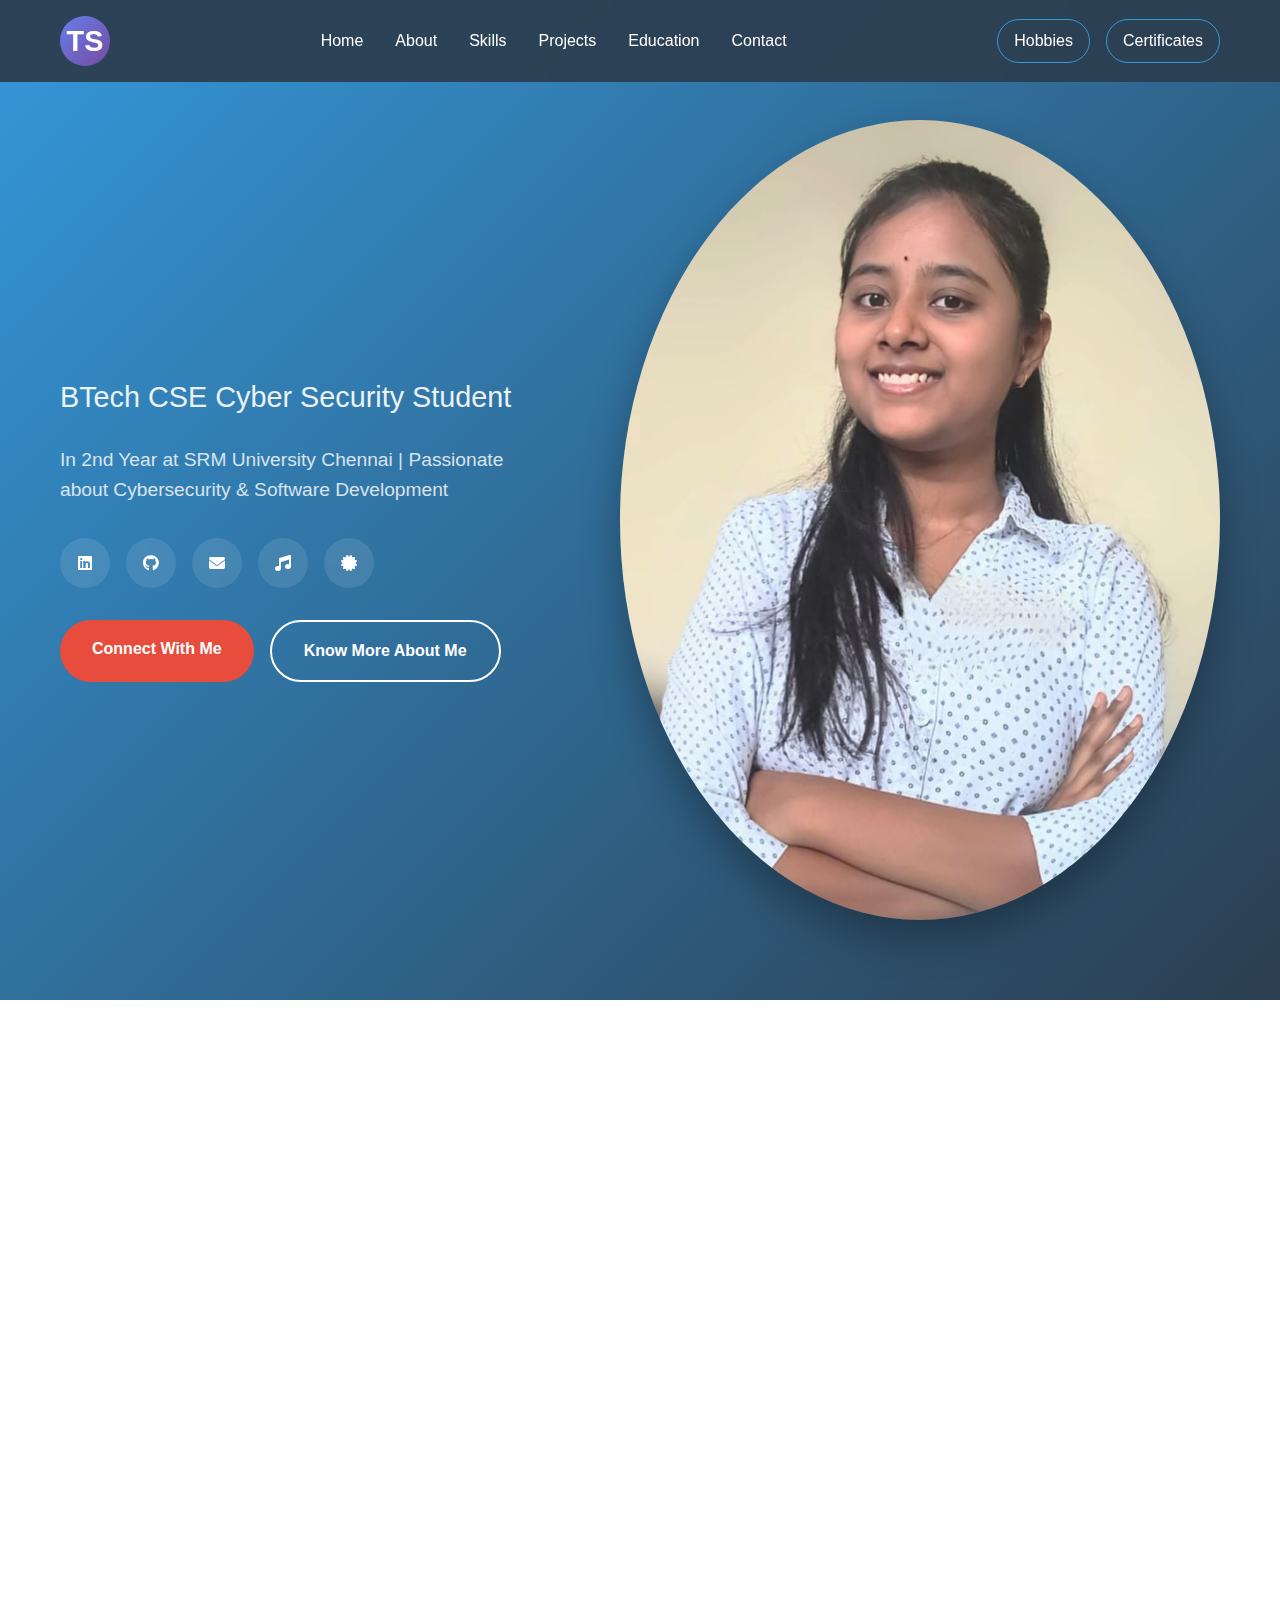
<file: index.html>
<!DOCTYPE html>
<html lang="en">
<head>
    <meta charset="UTF-8">
    <meta name="viewport" content="width=device-width, initial-scale=1.0">
    <title>Teena Sahu | Portfolio</title>
    <link rel="stylesheet" href="https://cdnjs.cloudflare.com/ajax/libs/font-awesome/6.4.0/css/all.min.css">
    <link rel="stylesheet" href="assets/css/style.css">
</head>
<body>
    <!-- Navigation -->
    <nav class="navbar">
        <div class="nav-container">
            <div class="nav-logo">TS</div>
            <ul class="nav-menu">
                <li><a href="#home">Home</a></li>
                <li><a href="#about">About</a></li>
                <li><a href="#skills">Skills</a></li>
                <li><a href="#projects">Projects</a></li>
                <li><a href="#education">Education</a></li>
                <li><a href="#contact">Contact</a></li>
            </ul>
            <div class="nav-links">
                <a href="hobby.html" class="nav-link">Hobbies</a>
                <a href="certificates.html" class="nav-link">Certificates</a>
            </div>
        </div>
    </nav>

    <!-- Hero Section -->
    <section id="home" class="hero">
        <div class="hero-container">
            <div class="hero-content">
                <div class="hero-text">
                    <h1>Hello, I'm Teena Sahu</h1>
                    <h2>BTech CSE Cyber Security Student</h2>
                    <p>In 2nd Year at SRM University Chennai | Passionate about Cybersecurity & Software Development</p>
                    
                    <div class="social-icons">
                        <a href="https://www.linkedin.com/in/teena-sahu-7a05bb2a6/" class="social-icon">
                            <i class="fab fa-linkedin"></i>
                        </a>
                        <a href="https://github.com/TeenaSahu406" class="social-icon">
                            <i class="fab fa-github"></i>
                        </a>
                        <a href="mailto:teenasahu0406@gmail.com" class="social-icon">
                            <i class="fas fa-envelope"></i>
                        </a>
                        <a href="hobby.html" class="social-icon">
                            <i class="fas fa-music"></i>
                        </a>
                        <a href="certificates.html" class="social-icon">
                            <i class="fas fa-certificate"></i>
                        </a>
                    </div>
                    
                    <div class="hero-buttons">
                        <a href="#contact" class="btn btn-primary">Connect With Me</a>
                        <a href="#about" class="btn btn-secondary">Know More About Me</a>
                    </div>
                </div>
                <div class="hero-image">
                    <div class="image-container">
                        <img src="assets/images/profile-photo.jpg" alt="Teena Sahu">
                        <div class="image-overlay"></div>
                    </div>
                </div>
            </div>
        </div>
    </section>

    <!-- About Section -->
    <section id="about" class="about">
        <div class="container">
            <h2 class="section-title">Who I Am</h2>
            <div class="about-content">
                <div class="about-text">
                    <p class="intro-text">I am a passionate second-year B.Tech Computer Science Engineering student at SRM University Chennai, specializing in Cyber Security. I am at the start of my cybersecurity journey, actively building a strong foundation from the ground up. Through my coursework, I am gaining a solid understanding of core computing principles, while concurrently dedicating time to self-study and introductory hands-on projects. I am a quick learner with a deep curiosity for understanding how systems are secured and a strong drive to develop the practical skills necessary to thrive in this field. I am actively seeking guidance, resources, and opportunities to solidify my base and begin contributing meaningfully to the cybersecurity community.</p>
                    
                    <div class="about-details">
                        <div class="detail-item">
                            <h3>Academic Excellence</h3>
                            <p>CGPA: <strong>9.54/10</strong></p>
                            <h3> </h3>
                        <!-- </div> -->
                        <!-- <div class="detail-item"> -->
                            <h3>Current Focus</h3>
                            <p>Building strong foundation in:</p>
                            <ul>
                                <li>Network Security Basics</li>
                                <li>Programming Fundamentals</li>
                                <li>Web Technologies</li>
                                <li>Cybersecurity Principles</li>
                            </ul>
                        <!-- </div> -->
                        <!-- <div class="detail-item"> -->
                            <h3>Practical Experience</h3>
                            <p>Participated in multiple hackathons at SRM University, gaining exposure to real-world cybersecurity challenges and problem-solving scenarios.</p>
                        </div>
                    </div>
                </div>
            </div>
        </div>
    </section>

    <!-- Skills Section -->
    <section id="skills" class="skills">
        <div class="container">
            <h2 class="section-title">Technical Skills</h2>
            <div class="skills-grid">
                <div class="skill-category">
                    <h3><i class="fas fa-code"></i> Programming Languages</h3>
                    <div class="skills-pills">
                        <span class="skill-pill">Java</span>
                        <span class="skill-pill">C</span>
                        <span class="skill-pill">C++</span>
                        <span class="skill-pill">Python</span>
                    </div>
                </div>

                <div class="skill-category">
                    <h3><i class="fas fa-laptop-code"></i> Web Development</h3>
                    <div class="skills-pills">
                        <span class="skill-pill">HTML</span>
                        <span class="skill-pill">CSS3</span>
                        <span class="skill-pill">JavaScript</span>
                    </div>
                </div>

                <div class="skill-category">
                    <h3><i class="fas fa-shield-alt"></i> Cyber Security</h3>
                    <div class="skills-pills">
                        <span class="skill-pill">Network Security</span>
                        <!-- <span class="skill-pill">Ethical Hacking</span> -->
                        <!-- <span class="skill-pill">Cryptography</span> -->
                    </div>
                </div>

                <div class="skill-category">
                    <h3><i class="fas fa-tools"></i> Tools & Technologies</h3>
                    <div class="skills-pills">
                        <span class="skill-pill">Wireshark</span>
                        <!-- <span class="skill-pill">Metasploit</span> -->
                        <span class="skill-pill">Linux</span>
                        <span class="skill-pill">Git</span>
                    </div>
                </div>
            </div>
        </div>
    </section>

    <!-- Projects Section -->
    <section id="projects" class="projects">
        <div class="container">
            <h2 class="section-title">My Projects</h2>
            <div class="project-grid">
                <div class="project-card">
                    <div class="project-icon">
                        <i class="fas fa-lock"></i>
                    </div>
                    <h3>VAULT - Verified AES User Linked Transfer(FILETRANS)</h3>
                    <p class="project-description">
                        A fully Java-based secure file transfer system with AES encryption, user verification, and real-time tracking.
                    </p>
                    <div class="project-details">
                        <h4>Problem Statement:</h4>
                        <p>Existing file transfer systems are often insecure, unreliable, and lack proper user tracking, making files vulnerable to interception and corruption.</p>
                        
                        <h4>Solution:</h4>
                        <ul>
                            <li>AES-encrypted file transfers with verification</li>
                            <li>User-linked transfer tracking</li>
                            <li>Multi-file support with resume capability</li>
                            <li>User-friendly GUI with real-time feedback</li>
                            <li>Comprehensive logging and recovery support</li>
                        </ul>
                        
                        <h4>Technologies:</h4>
                        <div class="tech-tags">
                            <span class="tech-tag">Java</span>
                            <span class="tech-tag">AES Encryption</span>
                            <span class="tech-tag">Swing GUI</span>
                            <span class="tech-tag">Network Security</span>
                        </div>
                    </div>
                </div>
            </div>
        </div>
    </section>

    <!-- Education Section -->
    <section id="education" class="education">
        <div class="container">
            <h2 class="section-title">Academic Journey</h2>
            <div class="timeline">
                <div class="timeline-item">
                    <div class="timeline-date">Aug 2024 - May 2028</div>
                    <div class="timeline-content">
                        <h3>Bachelor of Technology in CSE Cyber Security</h3>
                        <p class="institution">SRM University Chennai, India</p>
                        <div class="education-details">
                            <p><strong>First Year CGPA:</strong> 9.54</p>
                            <p><strong>Status:</strong> Currently Pursuing</p>
                            <!-- <p><strong>Relevant Coursework:</strong> Network Security, Cryptography, Ethical Hacking, Digital Forensics, Secure Coding Practices</p> -->
                        </div>
                    </div>
                </div>

                <div class="timeline-item">
                    <div class="timeline-date">Apr 2022 - July 2023</div>
                    <div class="timeline-content">
                        <h3>Class 12 (Senior Secondary)</h3>
                        <p class="institution">Krishna Public School, Durg, Chhattisgarh</p>
                        <div class="education-details">
                            <p><strong>Percentage:</strong> 82.6%</p>
                            <p><strong>Stream:</strong> PCM with Informatics Practices</p>
                            <p><strong>Achievement:</strong> Merit in Information Practices</p>
                        </div>
                    </div>
                </div>

                <div class="timeline-item">
                    <div class="timeline-date">Completed 2021</div>
                    <div class="timeline-content">
                        <h3>Class 10 (Secondary)</h3>
                        <p class="institution">Krishna Public School, Durg, Chhattisgarh</p>
                        <div class="education-details">
                            <p><strong>Percentage:</strong> 92.8%</p>
                            <p><strong>Achievement:</strong> Outstanding Academic Performance</p>
                        </div>
                    </div>
                </div>
            </div>
        </div>
    </section>

    <!-- Contact Section -->
    <section id="contact" class="contact">
        <div class="container">
            <h2 class="section-title">Let's Connect</h2>
            <div class="contact-content">
                <div class="contact-info">
                    <p>I'm always interested in discussing cybersecurity, new projects, or potential opportunities.</p>
                    
                    <div class="contact-links">
                        <a href="https://www.linkedin.com/in/teena-sahu-7a05bb2a6/" class="contact-link">
                            <i class="fab fa-linkedin"></i>
                            <span>LinkedIn</span>
                        </a>
                        <a href="https://github.com/TeenaSahu406" class="contact-link">
                            <i class="fab fa-github"></i>
                            <span>GitHub</span>
                        </a>
                        <!-- <a href="teenasahu0406@gmail.com" class="contact-link">
                            <i class="fas fa-envelope"></i>
                            <span>Email</span>
                        </a> -->
                        <a href="mailto:teenasahu0406@gmail.com" class="contact-link">
                            <i class="fas fa-envelope"></i>
                            <span>Email</span>
                        </a>
                    </div>
                </div>
                
                <div class="additional-links">
                    <h3>Explore More</h3>
                    <div class="explore-links">
                        <a href="hobby.html" class="explore-link">
                            <i class="fas fa-music"></i>
                            <span>My Hobbies</span>
                            <small>Singing & Art</small>
                        </a>
                        <a href="certificates.html" class="explore-link">
                            <i class="fas fa-award"></i>
                            <span>Certificates</span>
                            <small>Achievements</small>
                        </a>
                    </div>
                </div>
            </div>
        </div>
    </section>

    <!-- Footer -->
    <footer class="footer">
        <div class="container">
            <p>Teena Sahu</p>
            <!-- <p>Built with passion for cybersecurity and technology</p> -->
        </div>
    </footer>

    <script src="assets/js/script.js"></script>
</body>
</html>
</file>
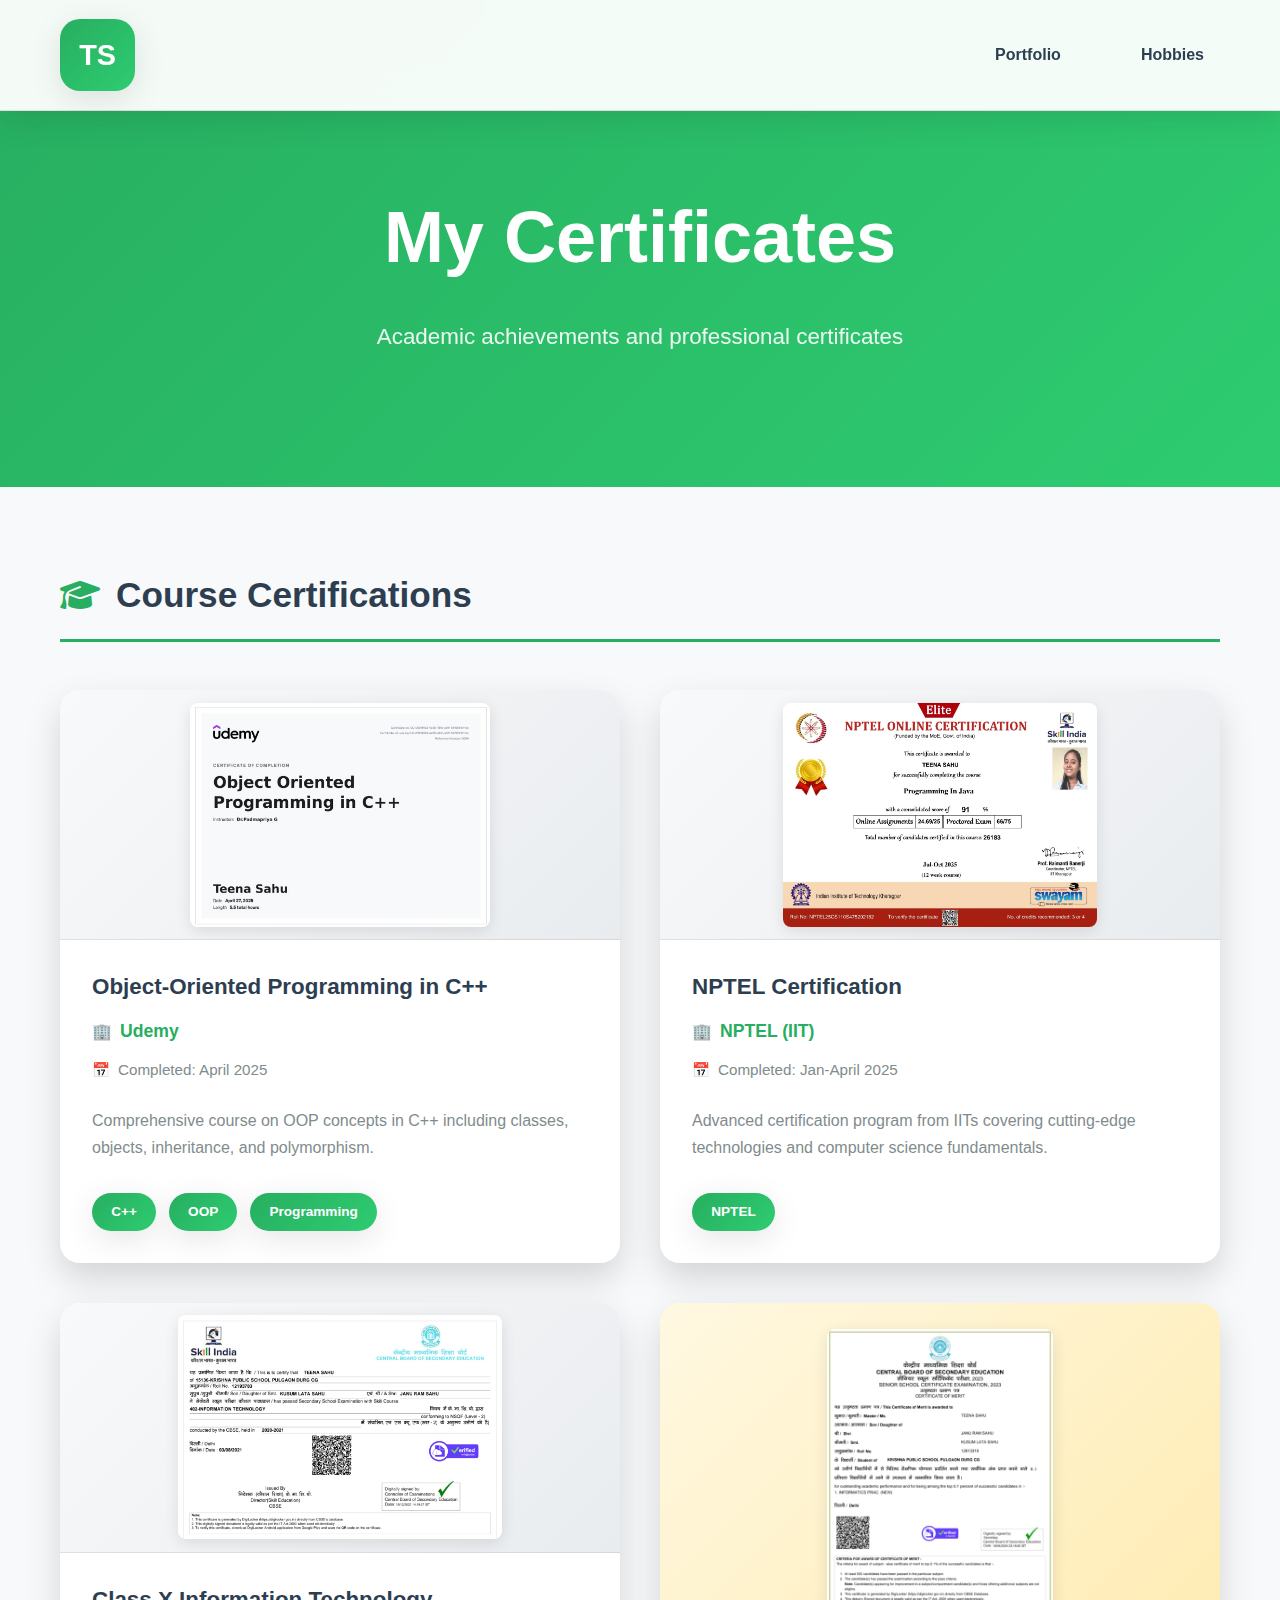
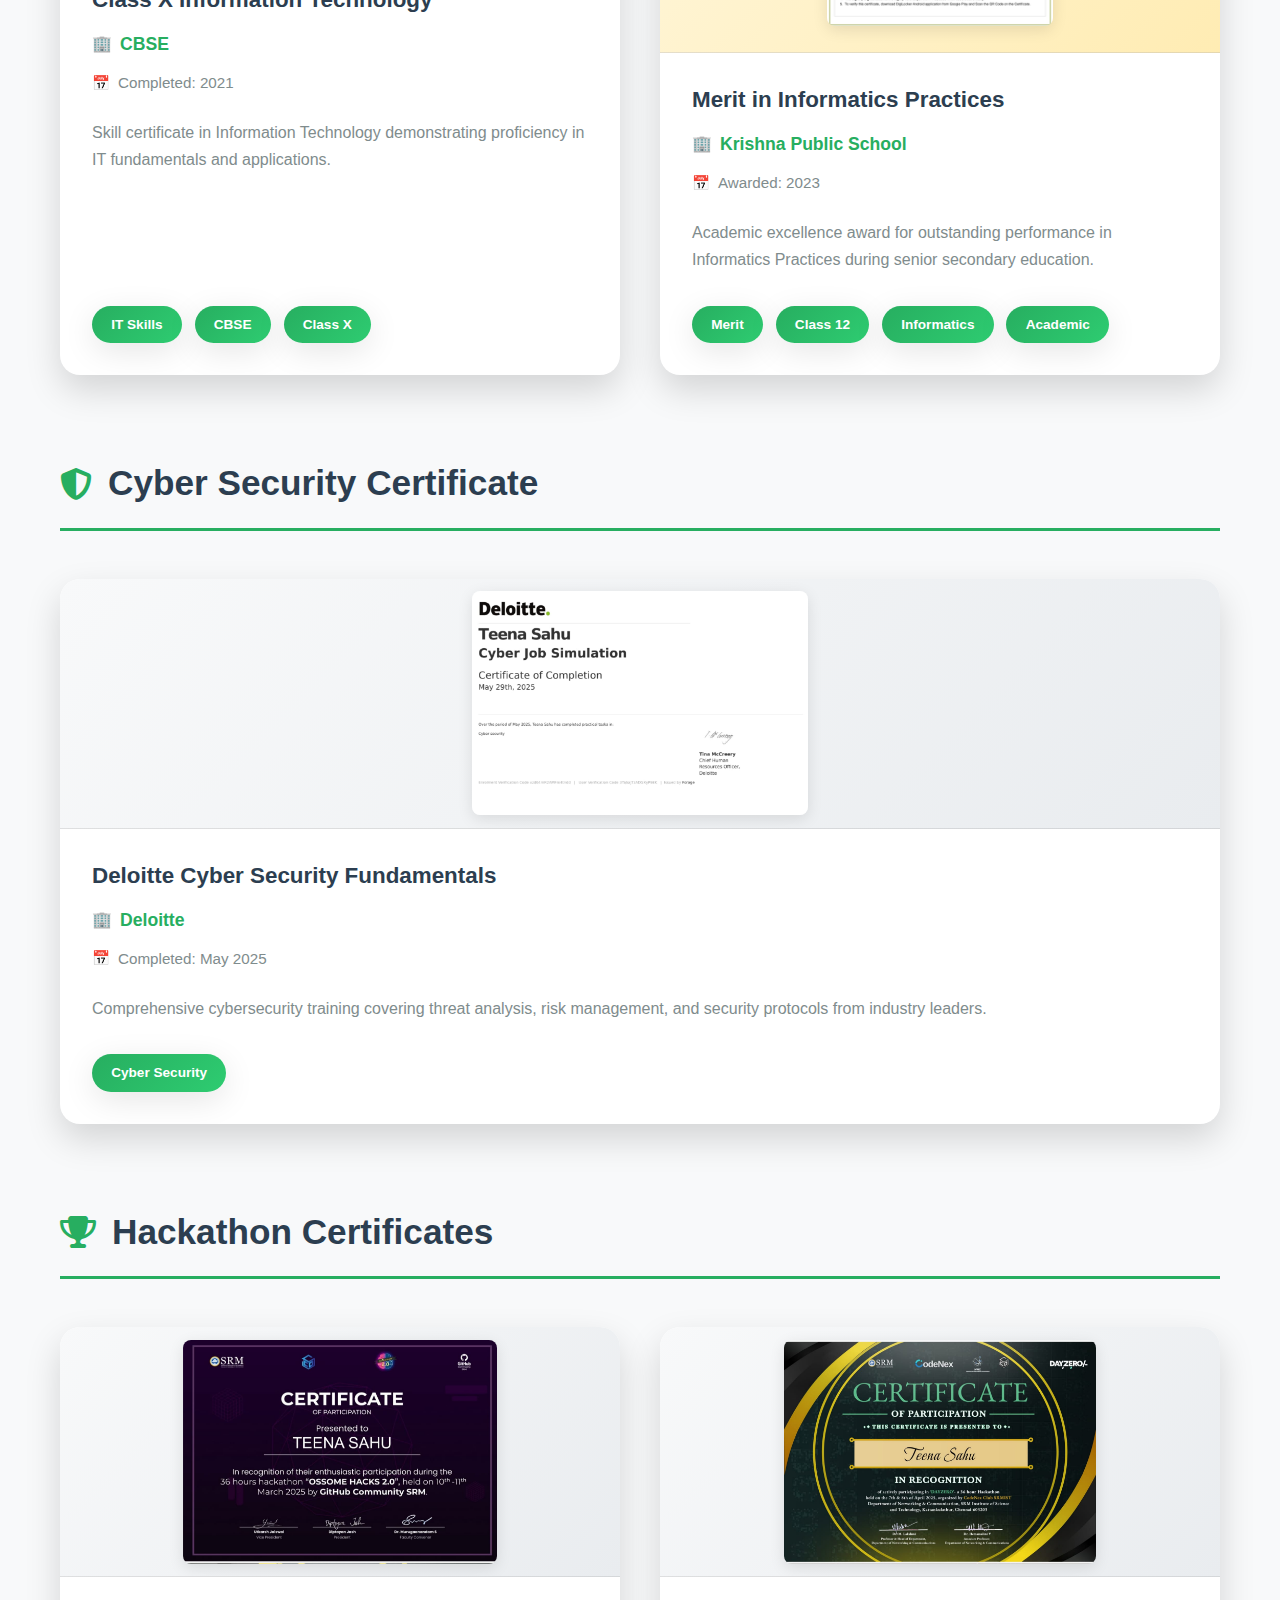
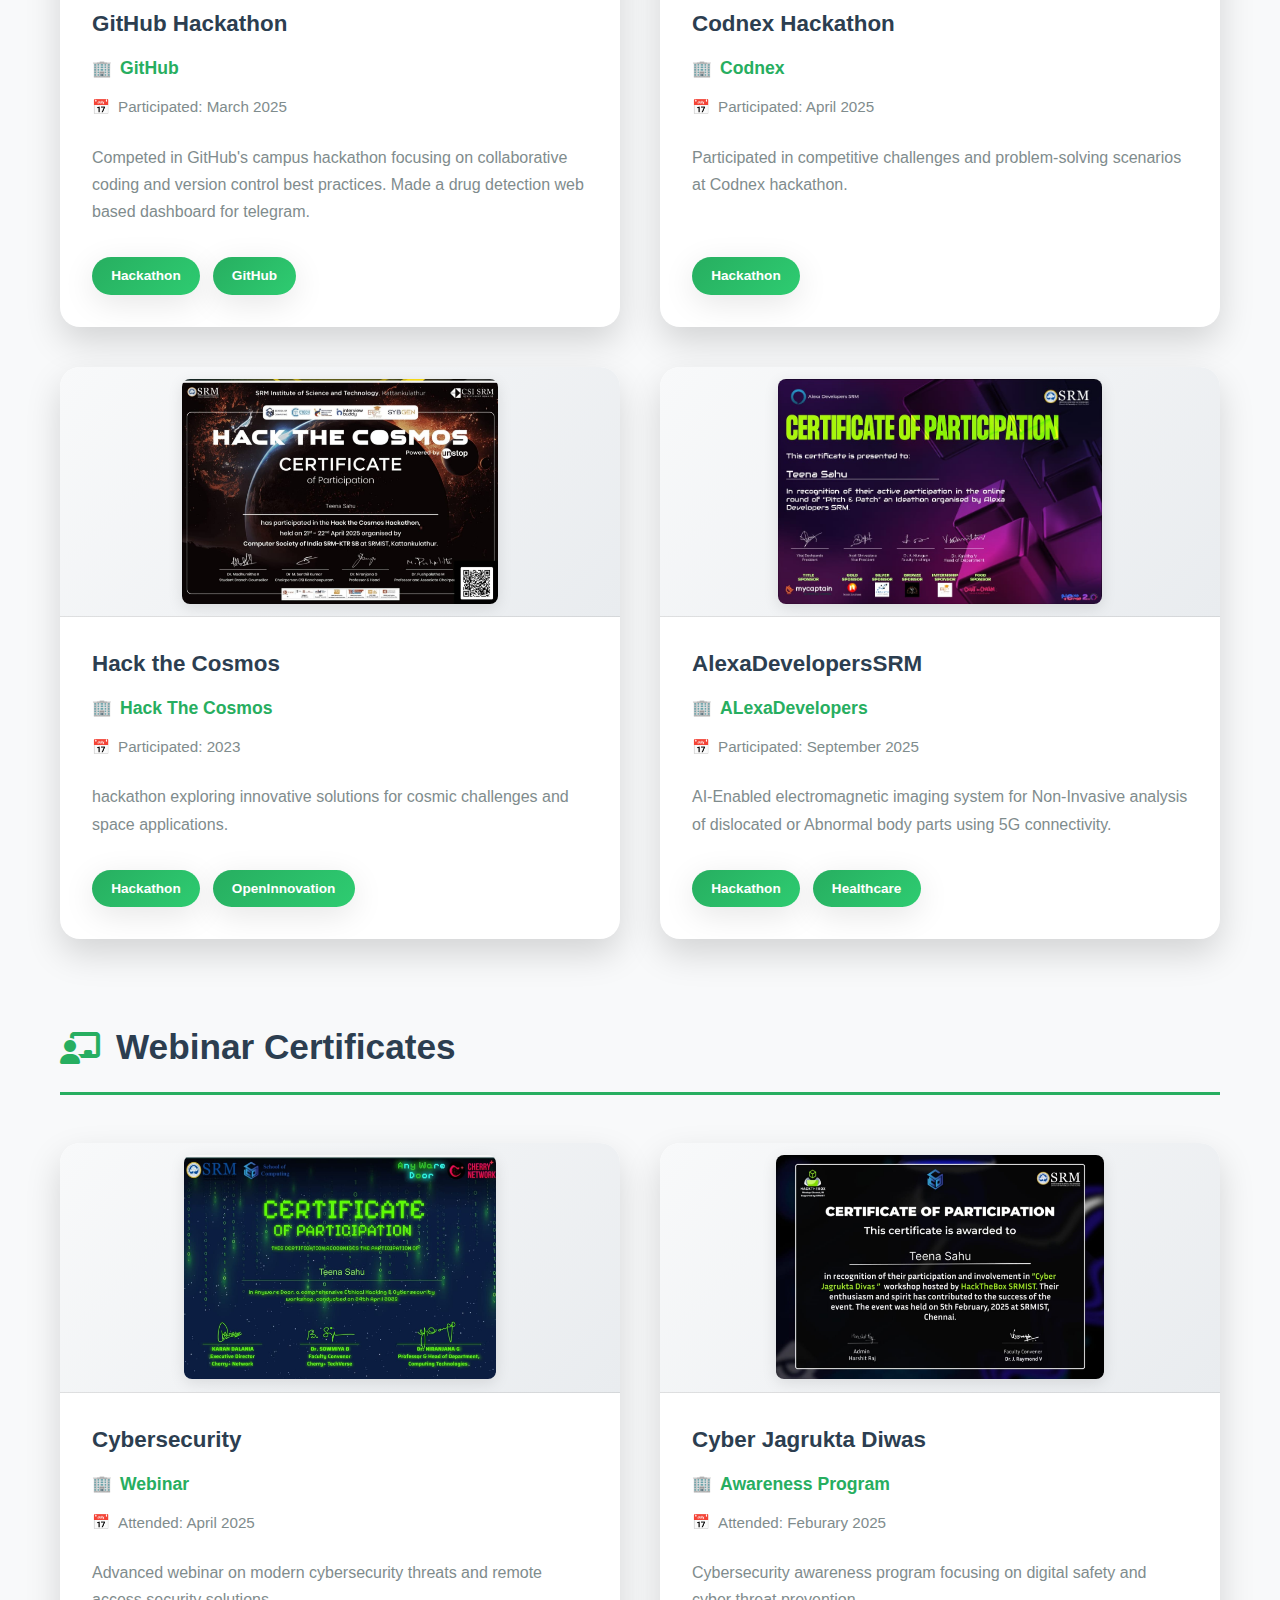
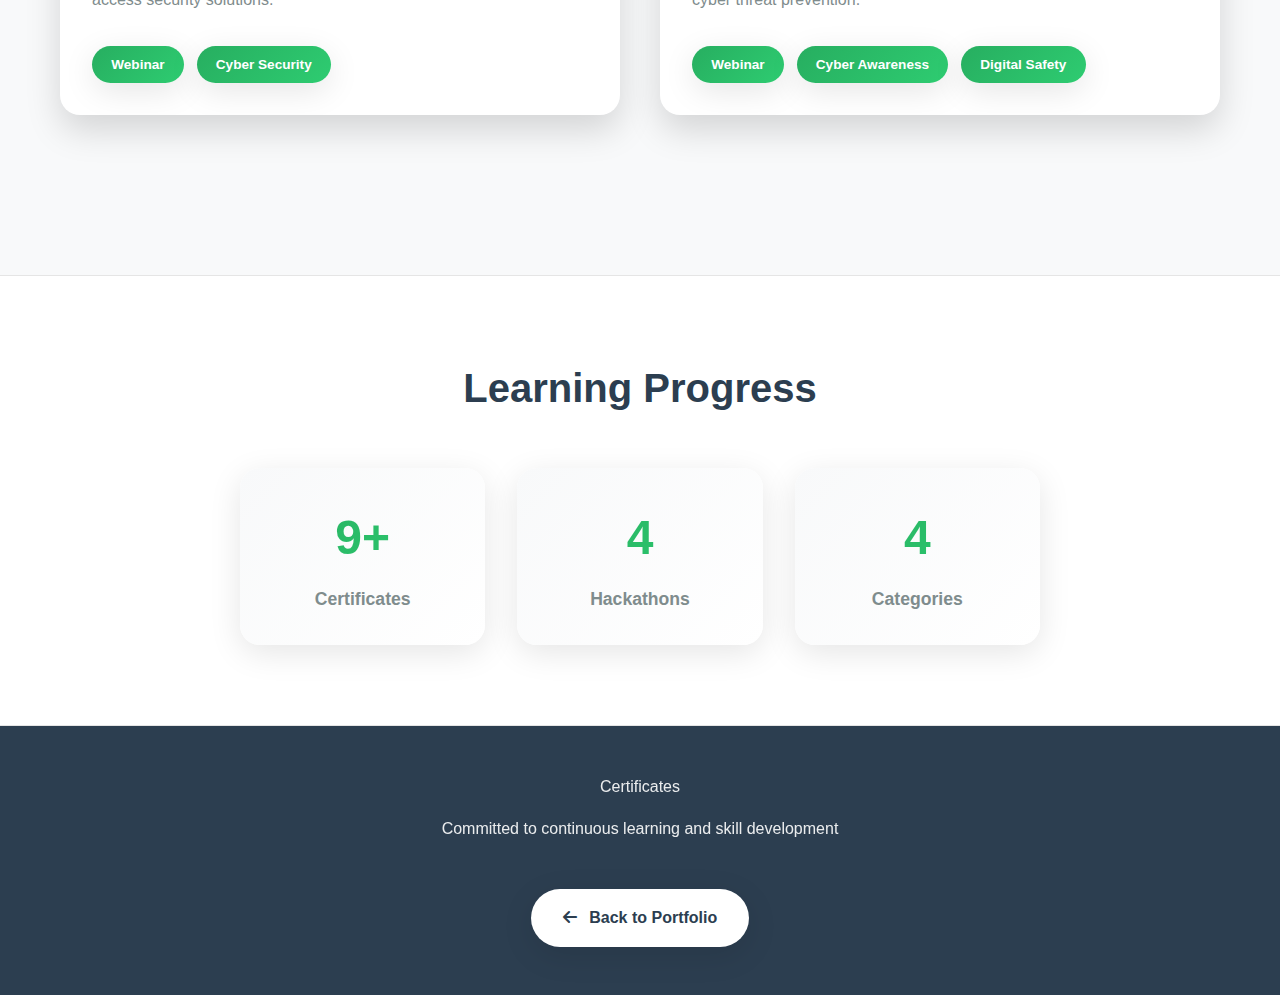
<file: certificates.html>
<!DOCTYPE html>
<html lang="en">
<head>
    <meta charset="UTF-8">
    <meta name="viewport" content="width=device-width, initial-scale=1.0">
    <title>Teena Sahu | Certificates</title>
    <link rel="stylesheet" href="https://cdnjs.cloudflare.com/ajax/libs/font-awesome/6.4.0/css/all.min.css">
    <style>
        * {
            margin: 0;
            padding: 0;
            box-sizing: border-box;
        }

        :root {
            --primary-color: #2c3e50;
            --secondary-color: #3498db;
            --accent-color: #e74c3c;
            --accent-certificates: #27ae60;
            --accent-cyber: #3498db;
            --accent-hackathon: #e74c3c;
            --accent-webinar: #9b59b6;
            --accent-course: #f39c12;
            --text-dark: #2c3e50;
            --text-light: #7f8c8d;
            --background-light: #f8f9fa;
            --white: #ffffff;
            --gradient: linear-gradient(135deg, #667eea 0%, #764ba2 100%);
            --gradient-certificates: linear-gradient(135deg, #27ae60 0%, #2ecc71 100%);
            --gradient-cyber: linear-gradient(135deg, #3498db 0%, #2c3e50 100%);
            --gradient-hackathon: linear-gradient(135deg, #e74c3c 0%, #c0392b 100%);
            --gradient-webinar: linear-gradient(135deg, #9b59b6 0%, #8e44ad 100%);
            --gradient-course: linear-gradient(135deg, #f39c12 0%, #d35400 100%);
            --shadow-soft: 0 8px 32px rgba(0, 0, 0, 0.1);
            --shadow-medium: 0 15px 35px rgba(0, 0, 0, 0.15);
            --shadow-large: 0 25px 50px rgba(0, 0, 0, 0.2);
            --glow-certificates: 0 0 30px rgba(39, 174, 96, 0.3);
        }

        body {
            font-family: 'Segoe UI', Tahoma, Geneva, Verdana, sans-serif;
            line-height: 1.6;
            color: var(--text-dark);
            background: var(--background-light);
            overflow-x: hidden;
        }

        .container {
            max-width: 1200px;
            margin: 0 auto;
            padding: 0 20px;
        }

        /* Navigation */
        .navbar {
            background: rgba(255, 255, 255, 0.95);
            backdrop-filter: blur(20px);
            -webkit-backdrop-filter: blur(20px);
            padding: 1.2rem 0;
            position: fixed;
            width: 100%;
            top: 0;
            z-index: 1000;
            transition: all 0.4s cubic-bezier(0.4, 0, 0.2, 1);
            border-bottom: 1px solid rgba(0, 0, 0, 0.1);
            box-shadow: var(--shadow-soft);
        }

        .nav-container {
            max-width: 1200px;
            margin: 0 auto;
            padding: 0 20px;
            display: flex;
            justify-content: space-between;
            align-items: center;
        }

        .nav-logo a {
            color: var(--white);
            font-size: 1.8rem;
            font-weight: bold;
            text-decoration: none;
            background: var(--gradient-certificates);
            padding: 0.8rem 1.2rem;
            border-radius: 20px;
            display: flex;
            align-items: center;
            justify-content: center;
            transition: all 0.4s cubic-bezier(0.4, 0, 0.2, 1);
            box-shadow: var(--shadow-soft);
        }

        .nav-logo a:hover {
            transform: scale(1.1) rotate(5deg);
            box-shadow: var(--glow-certificates);
        }

        .nav-menu {
            display: flex;
            list-style: none;
            gap: 3rem;
        }

        .nav-menu a {
            color: var(--text-dark);
            text-decoration: none;
            font-weight: 600;
            transition: all 0.3s ease;
            position: relative;
            padding: 0.5rem 1rem;
            border-radius: 25px;
        }

        .nav-menu a::before {
            content: '';
            position: absolute;
            top: 0;
            left: 0;
            right: 0;
            bottom: 0;
            background: var(--gradient-certificates);
            border-radius: 25px;
            opacity: 0;
            transition: opacity 0.3s ease;
            z-index: -1;
        }

        .nav-menu a:hover::before {
            opacity: 1;
        }

        .nav-menu a:hover {
            color: var(--white);
            transform: translateY(-2px);
        }

        /* Hero Section */
        .certificates-hero {
            background: var(--gradient-certificates);
            color: var(--white);
            padding: 180px 0 100px;
            text-align: center;
            position: relative;
            overflow: hidden;
        }

        .certificates-hero h1 {
            font-size: 4.5rem;
            margin-bottom: 1.5rem;
            font-weight: 800;
            position: relative;
            animation: slideInDown 1s ease-out;
        }

        .certificates-hero p {
            font-size: 1.4rem;
            opacity: 0.9;
            margin-bottom: 2rem;
            position: relative;
            animation: fadeInUp 1s ease 0.3s both;
        }

        @keyframes slideInDown {
            from {
                opacity: 0;
                transform: translateY(-50px);
            }
            to {
                opacity: 1;
                transform: translateY(0);
            }
        }

        @keyframes fadeInUp {
            from {
                opacity: 0;
                transform: translateY(30px);
            }
            to {
                opacity: 1;
                transform: translateY(0);
            }
        }

        /* Certificates Grid */
        .certificates-grid {
            padding: 80px 0;
            background: var(--background-light);
        }

        .certificate-category {
            margin-bottom: 5rem;
        }

        .certificate-category h3 {
            font-size: 2.2rem;
            margin-bottom: 3rem;
            color: var(--text-dark);
            display: flex;
            align-items: center;
            gap: 1rem;
            padding-bottom: 1rem;
            border-bottom: 3px solid var(--accent-certificates);
        }

        .certificate-category h3 i {
            font-size: 2rem;
            color: var(--accent-certificates);
        }

        .certificates-row {
            display: grid;
            grid-template-columns: repeat(auto-fit, minmax(380px, 1fr));
            gap: 2.5rem;
        }

        .certificate-card {
            background: var(--white);
            border-radius: 20px;
            overflow: hidden;
            box-shadow: var(--shadow-medium);
            transition: all 0.5s cubic-bezier(0.4, 0, 0.2, 1);
            position: relative;
            display: flex;
            flex-direction: column;
        }

        .certificate-card::before {
            content: '';
            position: absolute;
            top: 0;
            left: 0;
            right: 0;
            height: 5px;
            background: var(--gradient-certificates);
            transform: scaleX(0);
            transition: transform 0.4s ease;
        }

        .certificate-card:hover::before {
            transform: scaleX(1);
        }

        .certificate-card:hover {
            transform: translateY(-15px) scale(1.02);
            box-shadow: var(--shadow-large), var(--glow-certificates);
        }

        /* Certificate Image Container */
        .certificate-image {
            height: 250px;
            overflow: hidden;
            position: relative;
            background: linear-gradient(135deg, #f8f9fa, #e9ecef);
            display: flex;
            align-items: center;
            justify-content: center;
            cursor: pointer;
            transition: transform 0.3s ease;
            border-bottom: 1px solid rgba(0,0,0,0.1);
        }

        .certificate-image::after {
            content: '📄 Click to view';
            font-size: 1.2rem;
            position: absolute;
            top: 50%;
            left: 50%;
            transform: translate(-50%, -50%);
            background: rgba(0,0,0,0.7);
            color: white;
            padding: 0.8rem 1.5rem;
            border-radius: 25px;
            opacity: 0;
            transition: opacity 0.3s ease;
            z-index: 2;
            white-space: nowrap;
        }

        .certificate-image:hover::after {
            opacity: 1;
        }

        .certificate-image:hover {
            transform: scale(1.03);
        }

        /* Image Sizing */
        .certificate-image img {
            width: auto;
            max-width: 90%;
            height: auto;
            max-height: 90%;
            object-fit: contain;
            transition: transform 0.5s ease;
            position: relative;
            z-index: 1;
            border-radius: 8px;
            box-shadow: 0 4px 15px rgba(0,0,0,0.1);
        }

        .certificate-card:hover .certificate-image img {
            transform: scale(1.05);
        }

        /* Special styling for the merit certificate (larger size) */
        .certificate-card.merit-certificate .certificate-image {
            height: 350px;
            background: linear-gradient(135deg, #fff8e1, #ffecb3);
        }

        .certificate-card.merit-certificate .certificate-image img {
            max-width: 85%;
            max-height: 85%;
        }

        .certificate-info {
            padding: 2rem;
            flex-grow: 1;
            display: flex;
            flex-direction: column;
            position: relative;
        }

        .certificate-info h4 {
            font-size: 1.4rem;
            color: var(--text-dark);
            margin-bottom: 1rem;
            font-weight: 700;
            line-height: 1.3;
        }

        .issuer {
            color: var(--accent-certificates);
            font-weight: 700;
            margin-bottom: 0.8rem;
            font-size: 1.1rem;
            display: flex;
            align-items: center;
            gap: 0.5rem;
        }

        .issuer::before {
            content: '🏢';
            font-size: 1rem;
        }

        .date {
            color: var(--text-light);
            font-size: 0.95rem;
            margin-bottom: 1.5rem;
            display: flex;
            align-items: center;
            gap: 0.5rem;
        }

        .date::before {
            content: '📅';
            font-size: 0.9rem;
        }

        .description {
            color: var(--text-light);
            line-height: 1.7;
            margin-bottom: 2rem;
            flex-grow: 1;
            font-size: 1rem;
        }

        .certificate-tags {
            display: flex;
            flex-wrap: wrap;
            gap: 0.8rem;
        }

        .tag {
            background: var(--gradient-certificates);
            color: var(--white);
            padding: 0.5rem 1.2rem;
            border-radius: 20px;
            font-size: 0.85rem;
            font-weight: 600;
            transition: all 0.3s ease;
            box-shadow: var(--shadow-soft);
        }

        .tag:hover {
            transform: translateY(-2px);
            box-shadow: 0 5px 15px rgba(39, 174, 96, 0.4);
        }

        /* Achievements Stats */
        .achievements-stats {
            background: var(--white);
            padding: 5rem 0;
            text-align: center;
            border-top: 1px solid rgba(0,0,0,0.1);
            border-bottom: 1px solid rgba(0,0,0,0.1);
        }

        .achievements-stats h2 {
            font-size: 2.5rem;
            margin-bottom: 3rem;
            color: var(--text-dark);
        }

        .stats-grid {
            display: grid;
            grid-template-columns: repeat(auto-fit, minmax(200px, 1fr));
            gap: 2rem;
            max-width: 800px;
            margin: 0 auto;
        }

        .stat-item {
            padding: 2rem;
            background: linear-gradient(135deg, #f8f9fa, #ffffff);
            border-radius: 20px;
            box-shadow: var(--shadow-soft);
            transition: transform 0.3s ease;
        }

        .stat-item:hover {
            transform: translateY(-5px);
            box-shadow: var(--shadow-medium);
        }

        .stat-number {
            font-size: 3rem;
            font-weight: 800;
            background: var(--gradient-certificates);
            -webkit-background-clip: text;
            -webkit-text-fill-color: transparent;
            margin-bottom: 0.5rem;
        }

        .stat-label {
            color: var(--text-light);
            font-size: 1.1rem;
            font-weight: 600;
        }

        /* Footer */
        footer {
            background: var(--primary-color);
            color: var(--white);
            padding: 3rem 0;
            text-align: center;
        }

        footer p {
            margin-bottom: 1rem;
            opacity: 0.9;
        }

        .back-to-portfolio {
            display: inline-block;
            margin-top: 2rem;
            padding: 1rem 2rem;
            background: var(--white);
            color: var(--primary-color);
            text-decoration: none;
            border-radius: 30px;
            font-weight: 600;
            transition: all 0.3s ease;
            box-shadow: var(--shadow-soft);
        }

        .back-to-portfolio:hover {
            transform: translateY(-3px);
            box-shadow: var(--shadow-medium);
            background: var(--gradient-certificates);
            color: var(--white);
        }

        .back-to-portfolio i {
            margin-right: 0.5rem;
        }

        /* Fallback for missing images */
        .image-placeholder {
            width: 80%;
            height: 80%;
            background: var(--gradient-certificates);
            border-radius: 10px;
            display: flex;
            align-items: center;
            justify-content: center;
            color: white;
            font-weight: bold;
            text-align: center;
            padding: 2rem;
            opacity: 0.7;
        }

        /* Responsive Design */
        @media (max-width: 768px) {
            .certificates-hero h1 {
                font-size: 3rem;
            }
            
            .certificates-hero p {
                font-size: 1.2rem;
            }
            
            .certificates-row {
                grid-template-columns: 1fr;
                gap: 2rem;
            }
            
            .certificate-image {
                height: 220px;
            }
            
            .certificate-card.merit-certificate .certificate-image {
                height: 280px;
            }
            
            .stats-grid {
                grid-template-columns: repeat(2, 1fr);
            }
        }

        @media (max-width: 480px) {
            .certificates-hero {
                padding: 150px 0 80px;
            }
            
            .certificates-hero h1 {
                font-size: 2.5rem;
            }
            
            .certificate-image {
                height: 200px;
            }
            
            .certificate-card.merit-certificate .certificate-image {
                height: 250px;
            }
            
            .stats-grid {
                grid-template-columns: 1fr;
            }
        }
    </style>
</head>
<body>
    <nav class="navbar">
        <div class="nav-container">
            <div class="nav-logo">
                <a href="index.html">TS</a>
            </div>
            <ul class="nav-menu">
                <li><a href="index.html">Portfolio</a></li>
                <li><a href="hobby.html">Hobbies</a></li>
            </ul>
        </div>
    </nav>

    <header class="certificates-hero">
        <div class="container">
            <h1>My Certificates</h1>
            <p>Academic achievements and professional certificates</p>
        </div>
    </header>

    <section class="certificates-grid">
        <div class="container">
            <!-- Course Certifications - Moved to the top -->
            <div class="certificate-category courses">
                <h3><i class="fas fa-graduation-cap"></i> Course Certifications</h3>
                <div class="certificates-row">
                    <div class="certificate-card">
                        <div class="certificate-image">
                            <img src="assets/images/udemy-cpp.jpg" alt="Udemy OOP C++">
                        </div>
                        <div class="certificate-info">
                            <h4>Object-Oriented Programming in C++</h4>
                            <p class="issuer">Udemy</p>
                            <p class="date">Completed: April 2025</p>
                            <p class="description">Comprehensive course on OOP concepts in C++ including classes, objects, inheritance, and polymorphism.</p>
                            <div class="certificate-tags">
                                <span class="tag">C++</span>
                                <span class="tag">OOP</span>
                                <span class="tag">Programming</span>
                            </div>
                        </div>
                    </div>

                    <div class="certificate-card">
                        <div class="certificate-image">
                            <img src="assets/images/nptel.jpg" alt="NPTEL Certification">
                        </div>
                        <div class="certificate-info">
                            <h4>NPTEL Certification</h4>
                            <p class="issuer">NPTEL (IIT)</p>
                            <p class="date">Completed: Jan-April 2025</p>
                            <p class="description">Advanced certification program from IITs covering cutting-edge technologies and computer science fundamentals.</p>
                            <div class="certificate-tags">
                                <span class="tag">NPTEL</span>
                                <!-- <span class="tag">IIT</span> -->
                                <!-- <span class="tag">Advanced</span> -->
                            </div>
                        </div>
                    </div>

                    <div class="certificate-card">
                        <div class="certificate-image">
                            <img src="assets/images/school-skill.jpg" alt="School Merit Certificate">
                        </div>
                        <div class="certificate-info">
                            <h4>Class X Information Technology</h4>
                            <p class="issuer">CBSE</p>
                            <p class="date">Completed: 2021</p>
                            <p class="description">Skill certificate in Information Technology demonstrating proficiency in IT fundamentals and applications.</p>
                            <div class="certificate-tags">
                                <span class="tag">IT Skills</span>
                                <span class="tag">CBSE</span>
                                <span class="tag">Class X</span>
                            </div>
                        </div>
                    </div>

                    <div class="certificate-card merit-certificate">
                        <div class="certificate-image">
                            <img src="assets/images/school-merit.jpg" alt="School Merit Certificate">
                        </div>
                        <div class="certificate-info">
                            <h4>Merit in Informatics Practices</h4>
                            <p class="issuer">Krishna Public School</p>
                            <p class="date">Awarded: 2023</p>
                            <p class="description">Academic excellence award for outstanding performance in Informatics Practices during senior secondary education.</p>
                            <div class="certificate-tags">
                                <span class="tag">Merit</span>
                                <span class="tag">Class 12</span>
                                <span class="tag">Informatics</span>
                                <span class="tag">Academic</span>
                            </div>
                        </div>
                    </div>
                </div>
            </div>

            <!-- Cyber Security Certificates -->
            <div class="certificate-category cyber-security">
                <h3><i class="fas fa-shield-alt"></i> Cyber Security Certificate</h3>
                <div class="certificates-row">
                    <div class="certificate-card">
                        <div class="certificate-image">
                            <img src="assets/images/deloitte-cyber.jpg" alt="Deloitte Cyber Security">
                        </div>
                        <div class="certificate-info">
                            <h4>Deloitte Cyber Security Fundamentals</h4>
                            <p class="issuer">Deloitte</p>
                            <p class="date">Completed: May 2025</p>
                            <p class="description">Comprehensive cybersecurity training covering threat analysis, risk management, and security protocols from industry leaders.</p>
                            <div class="certificate-tags">
                                <span class="tag">Cyber Security</span>
                                <!-- <span class="tag">Risk Management</span> -->
                                <!-- <span class="tag">Threat Analysis</span> -->
                            </div>
                        </div>
                    </div>
                </div>
            </div>

            <!-- Hackathon Certificates -->
            <div class="certificate-category hackathon">
                <h3><i class="fas fa-trophy"></i> Hackathon Certificates</h3>
                <div class="certificates-row">
                    <div class="certificate-card">
                        <div class="certificate-image">
                            <img src="assets/images/github-hackathon.jpg" alt="GitHub Hackathon">
                        </div>
                        <div class="certificate-info">
                            <h4>GitHub Hackathon</h4>
                            <p class="issuer">GitHub</p>
                            <p class="date">Participated: March 2025</p>
                            <p class="description">Competed in GitHub's campus hackathon focusing on collaborative coding and version control best practices. Made a drug detection web based dashboard for telegram.</p>
                            <div class="certificate-tags">
                                <span class="tag">Hackathon</span>
                                <span class="tag">GitHub</span>
                                <!-- <span class="tag">Collaboration</span> -->
                            </div>
                        </div>
                    </div>

                    <div class="certificate-card">
                        <div class="certificate-image">
                            <img src="assets/images/codnex-hackathon.jpg" alt="Codnex Hackathon">
                        </div>
                        <div class="certificate-info">
                            <h4>Codnex Hackathon</h4>
                            <p class="issuer">Codnex</p>
                            <p class="date">Participated: April 2025</p>
                            <p class="description">Participated in competitive challenges and problem-solving scenarios at Codnex hackathon.</p>
                            <div class="certificate-tags">
                                <span class="tag">Hackathon</span>
                                <!-- <span class="tag">Competitive Coding</span>
                                <span class="tag">Problem Solving</span> -->
                            </div>
                        </div>
                    </div>

                    <div class="certificate-card">
                        <div class="certificate-image">
                            <img src="assets/images/hack-the-cosmos.jpg" alt="Hack the Cosmos">
                        </div>
                        <div class="certificate-info">
                            <h4>Hack the Cosmos</h4>
                            <p class="issuer">Hack The Cosmos</p>
                            <p class="date">Participated: 2023</p>
                            <p class="description">hackathon exploring innovative solutions for cosmic challenges and space applications.</p>
                            <div class="certificate-tags">
                                <span class="tag">Hackathon</span>
                                <!-- <span class="tag">Space Tech</span> -->
                                <span class="tag">OpenInnovation</span>
                            </div>
                        </div>
                    </div>

                    <div class="certificate-card">
                        <div class="certificate-image">
                            <img src="assets/images/alexaverse.jpg" alt="AlexaVerse">
                        </div>
                        <div class="certificate-info">
                            <h4>AlexaDevelopersSRM</h4>
                            <p class="issuer">ALexaDevelopers</p>
                            <p class="date">Participated: September 2025</p>
                            <p class="description">AI-Enabled electromagnetic imaging system for Non-Invasive analysis of dislocated or Abnormal body parts using 5G connectivity.</p>
                            <div class="certificate-tags">
                                <span class="tag">Hackathon</span>
                                <span class="tag">Healthcare</span>
                                <!-- <span class="tag">Alexa Skills</span> -->
                            </div>
                        </div>
                    </div>
                </div>
            </div>

            <!-- Webinar Certificates -->
            <div class="certificate-category webinar">
                <h3><i class="fas fa-chalkboard-teacher"></i> Webinar Certificates</h3>
                <div class="certificates-row">
                    <div class="certificate-card">
                        <div class="certificate-image">
                            <img src="assets/images/anyware-door.jpg" alt="Anyware Door Cybersecurity">
                        </div>
                        <div class="certificate-info">
                            <h4>Cybersecurity</h4>
                            <p class="issuer">Webinar</p>
                            <p class="date">Attended: April 2025</p>
                            <p class="description">Advanced webinar on modern cybersecurity threats and remote access security solutions.</p>
                            <div class="certificate-tags">
                                <span class="tag">Webinar</span>
                                <span class="tag">Cyber Security</span>
                                <!-- <span class="tag">Remote Access</span> -->
                            </div>
                        </div>
                    </div>

                    <div class="certificate-card">
                        <div class="certificate-image">
                            <img src="assets/images/cyber-jagrukta.jpg" alt="Cyber Jagrukta Diwas">
                        </div>
                        <div class="certificate-info">
                            <h4>Cyber Jagrukta Diwas</h4>
                            <p class="issuer">Awareness Program</p>
                            <p class="date">Attended: Feburary 2025</p>
                            <p class="description">Cybersecurity awareness program focusing on digital safety and cyber threat prevention.</p>
                            <div class="certificate-tags">
                                <span class="tag">Webinar</span>
                                <span class="tag">Cyber Awareness</span>
                                <span class="tag">Digital Safety</span>
                            </div>
                        </div>
                    </div>
                </div>
            </div>
        </div>
    </section>

    <section class="achievements-stats">
        <div class="container">
            <h2>Learning Progress</h2>
            <div class="stats-grid">
                <div class="stat-item">
                    <div class="stat-number">9+</div>
                    <div class="stat-label">Certificates</div>
                </div>
                <div class="stat-item">
                    <div class="stat-number">4</div>
                    <div class="stat-label">Hackathons</div>
                </div>
                <div class="stat-item">
                    <div class="stat-number">4</div>
                    <div class="stat-label">Categories</div>
                </div>
                <!-- <div class="stat-item">
                    <div class="stat-number">100%</div>
                    <div class="stat-label">Completion Rate</div>
                </div> -->
            </div>
        </div>
    </section>

    <footer>
        <div class="container">
            <p>Certificates</p>
            <p>Committed to continuous learning and skill development</p>
            <a href="index.html" class="back-to-portfolio">
                <i class="fas fa-arrow-left"></i>
                Back to Portfolio
            </a>
        </div>
    </footer>

    <script>
        // Click to view functionality
        document.addEventListener('DOMContentLoaded', function() {
            document.querySelectorAll('.certificate-image').forEach(el => {
                el.addEventListener('click', function() {
                    const img = this.querySelector('img');
                    if (img && img.src) {
                        window.open(img.src, '_blank');
                    }
                });
            });

            // Check if images are loading
            const images = document.querySelectorAll('.certificate-image img');
            images.forEach(img => {
                img.onerror = function() {
                    console.error('Failed to load image:', this.src);
                    // You can add a placeholder here if needed
                };
                img.onload = function() {
                    console.log('Successfully loaded image:', this.src);
                };
            });
        });
    </script>
</body>
</html>
</file>
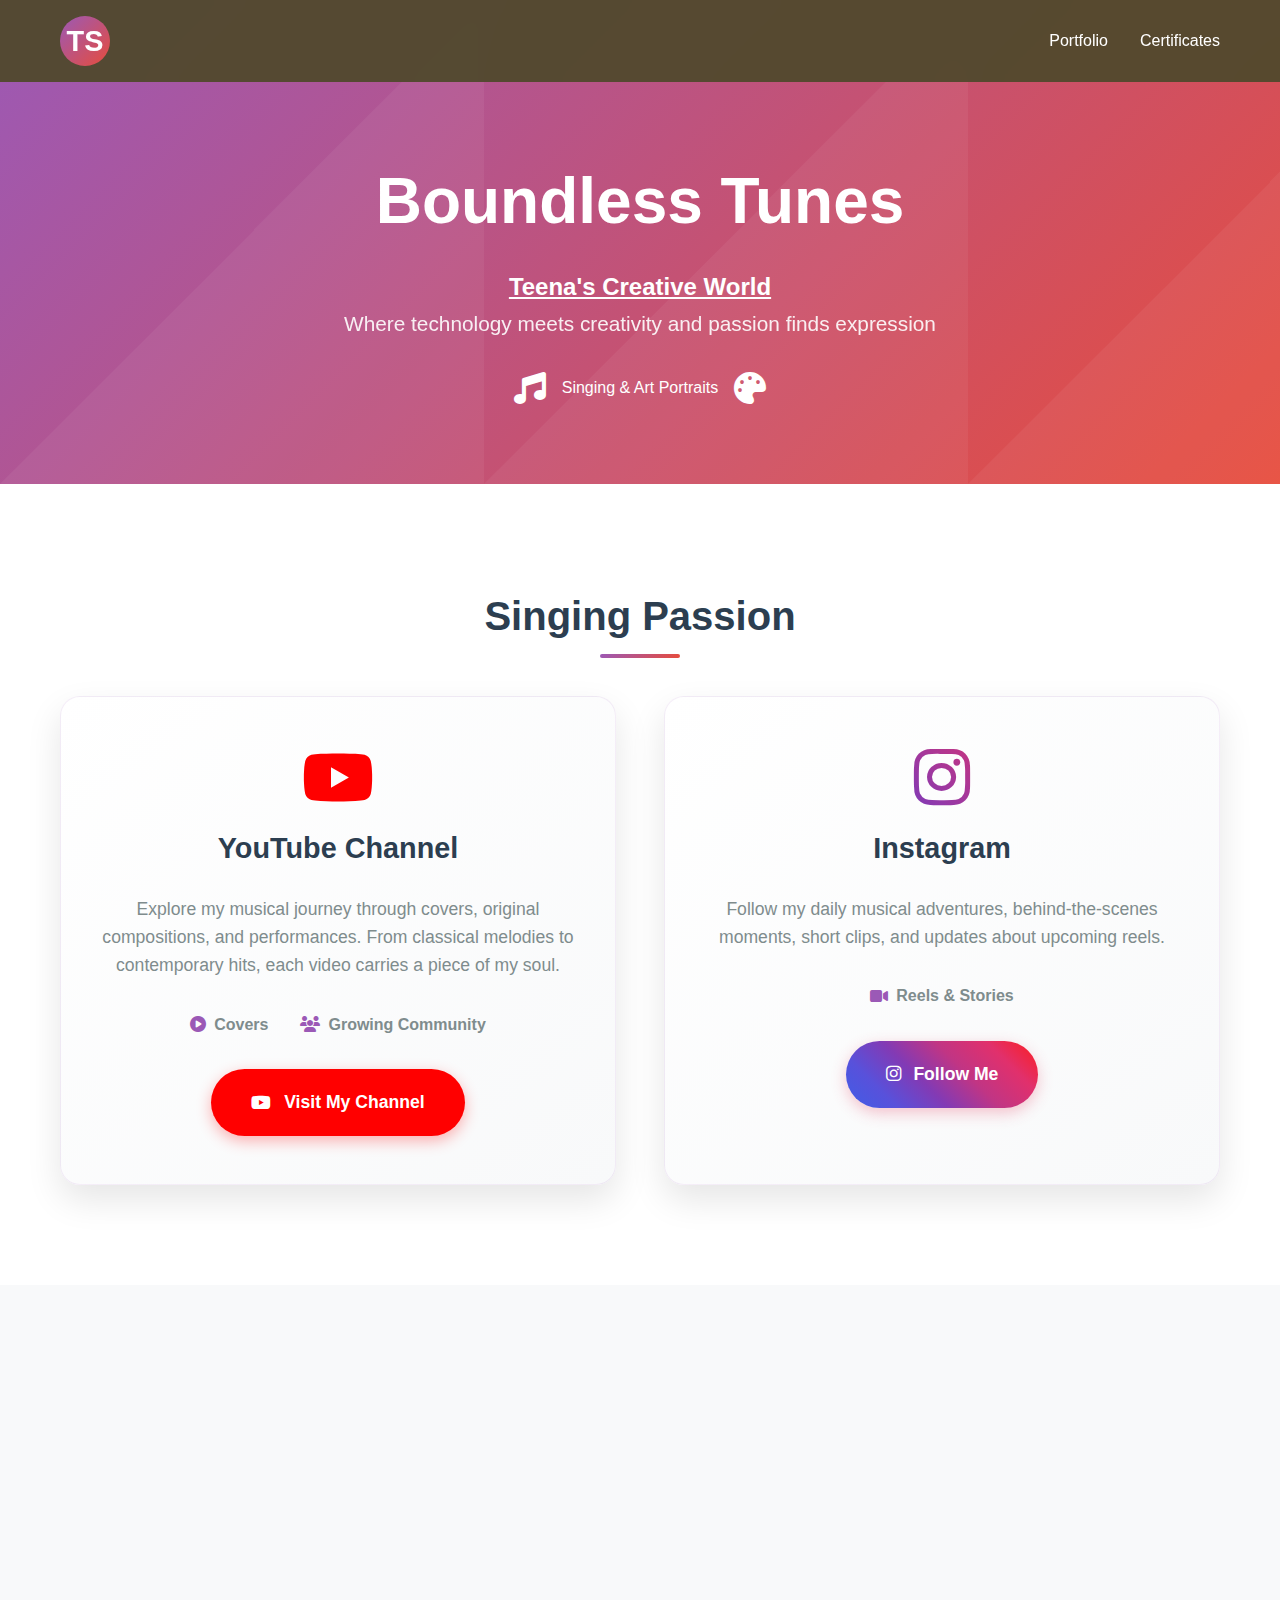
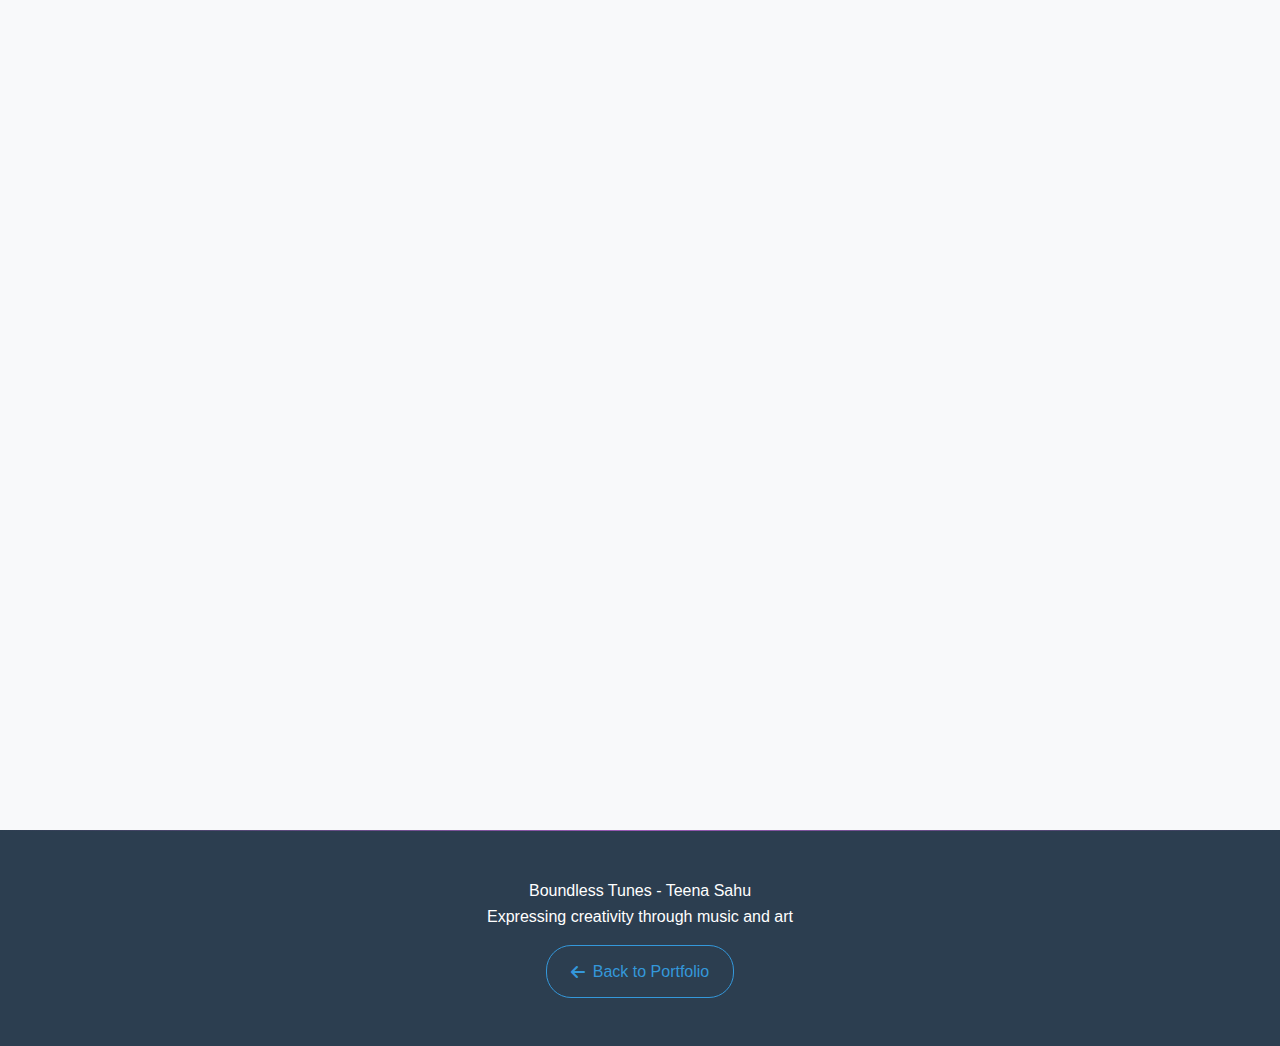
<file: hobby.html>
<!DOCTYPE html>
<html lang="en">
<head>
    <meta charset="UTF-8">
    <meta name="viewport" content="width=device-width, initial-scale=1.0">
    <title>Teena Sahu | Hobbies</title>
    <link rel="stylesheet" href="https://cdnjs.cloudflare.com/ajax/libs/font-awesome/6.4.0/css/all.min.css">
    <link rel="stylesheet" href="assets/css/hobby.css">
</head>
<body>
    <nav class="navbar">
        <div class="nav-container">
            <div class="nav-logo">
                <a href="index.html">TS</a>
            </div>
            <ul class="nav-menu">
                <li><a href="index.html">Portfolio</a></li>
                <li><a href="certificates.html">Certificates</a></li>
            </ul>
        </div>
    </nav>

    <header class="hobby-hero">
        <div class="container">
            <h1>Boundless Tunes</h1>
            <h2><u>Teena's Creative World</u></h2>

            <p>Where technology meets creativity and passion finds expression</p>
            <div class="hero-subtitle">
                <i class="fas fa-music hero-icon"></i>
                <span>Singing & Art Portraits</span>
                <i class="fas fa-palette hero-icon"></i>
            </div>
        </div>
    </header>

    <section class="singing">
        <div class="container">
            <h2 class="section-title">Singing Passion</h2>
            <div class="platform-showcase">
                <div class="platform-card youtube-card">
                    <div class="platform-header">
                        <i class="fab fa-youtube platform-icon"></i>
                        <h3>YouTube Channel</h3>
                    </div>
                    <p>Explore my musical journey through covers, original compositions, and performances. From classical melodies to contemporary hits, each video carries a piece of my soul.</p>
                    <div class="video-stats">
                        <div class="stat">
                            <i class="fas fa-play-circle"></i>
                            <span> Covers</span>
                        </div>
                        <div class="stat">
                            <i class="fas fa-users"></i>
                            <span>Growing Community</span>
                        </div>
                    </div>
                    <a href="https://www.youtube.com/@Boundless_Tunes" class="platform-btn youtube-btn">
                        <i class="fab fa-youtube"></i>
                        Visit My Channel
                    </a>
                </div>
                
                <div class="platform-card instagram-card">
                    <div class="platform-header">
                        <i class="fab fa-instagram platform-icon"></i>
                        <h3>Instagram</h3>
                    </div>
                    <p>Follow my daily musical adventures, behind-the-scenes moments, short clips, and updates about upcoming reels.</p>
                    <div class="video-stats">
                        <div class="stat">
                            <i class="fas fa-video"></i>
                            <span>Reels & Stories</span>
                        </div>
                        <!-- <div class="stat">
                            <i class="fas fa-heart"></i>
                            <span>Live Sessions</span>
                        </div> -->
                    </div>
                    <a href="https://www.instagram.com/boundless_tunes?igsh=Zm4xcWpnZWg1a3Rw" class="platform-btn instagram-btn">
                        <i class="fab fa-instagram"></i>
                        Follow Me
                    </a>
                </div>
            </div>
        </div>
    </section>

    <section class="music-style">
        <div class="container">
            <h2 class="section-title">Musical Styles</h2>
            <div class="style-grid">
                <div class="style-card">
                    <div class="style-icon bollywood">
                        <i class="fas fa-film"></i>
                    </div>
                    <h4>Bollywood Covers</h4>
                    <p>Emotional renditions of popular Bollywood songs with personal touch and unique arrangements</p>
                </div>
                
                <div class="style-card">
                    <div class="style-icon western">
                        <i class="fas fa-globe-americas"></i>
                    </div>
                    <h4>Western Pop</h4>
                    <p>Cover versions of international pop hits with creative interpretations and vocal variations</p>
                </div>
                
                <!-- <div class="style-card">
                    <div class="style-icon original">
                        <i class="fas fa-star"></i>
                    </div>
                    <h4>Original Compositions</h4>
                    <p>Personal compositions reflecting life experiences, emotions, and creative storytelling</p>
                </div> -->
                
                <div class="style-card">
                    <div class="style-icon classical">
                        <i class="fas fa-music"></i>
                    </div>
                    <h4>Classical Fusion</h4>
                    <p>Blending traditional classical elements with contemporary music styles</p>
                </div>
            </div>
        </div>
    </section>

    <section class="art-portfolio">
        <div class="container">
            <h2 class="section-title">Art Portfolio</h2>
            <div class="art-gallery">
                <div class="artwork-item">
                    <div class="artwork-image">
                        <img src="assets/images/artwork1.jpg" alt="Portrait Art 1">
                        <div class="artwork-overlay">
                            <div class="artwork-info">
                                <h4>Potrait</h4>
                                <p>Pencil Sketch</p>
                                <span class="art-medium">Potrait</span>
                            </div>
                        </div>
                    </div>
                </div>
                
                <div class="artwork-item">
                    <div class="artwork-image">
                        <img src="assets/images/artwork2.jpg" alt="Portrait Art 2">
                        <div class="artwork-overlay">
                            <div class="artwork-info">
                                <h4>Potrait</h4>
                                <p>Pencil Sketch</p>
                                <span class="art-medium">Potrait</span>
                            </div>
                        </div>
                    </div>
                </div>
                
                <div class="artwork-item">
                    <div class="artwork-image">
                        <img src="assets/images/artwork3.jpg" alt="Portrait Art 3">
                        <div class="artwork-overlay">
                            <div class="artwork-info">
                                <h4>Potrait</h4>
                                <p>Pencil Sketch</p>
                                <span class="art-medium">Potrait</span>
                            </div>
                        </div>
                    </div>
                </div>
                
                <div class="artwork-item">
                    <div class="artwork-image">
                        <img src="assets/images/artwork4.jpg" alt="Portrait Art 4">
                        <div class="artwork-overlay">
                            <div class="artwork-info">
                                <h4>Sketching</h4>
                                <p>ShivShakti</p>
                                <span class="art-medium">Sketch Art</span>
                            </div>
                        </div>
                    </div>
                </div>
                
                <div class="artwork-item">
                    <div class="artwork-image">
                        <img src="assets/images/artwork5.jpg" alt="Portrait Art 5">
                        <div class="artwork-overlay">
                            <div class="artwork-info">
                                <h4>Mandala Art</h4>
                                <p>MickeyMinnie</p>
                                <span class="art-medium">Mandala Art</span>
                            </div>
                        </div>
                    </div>
                </div>
                
                <div class="artwork-item">
                    <div class="artwork-image">
                        <img src="assets/images/artwork6.jpg" alt="Portrait Art 6">
                        <div class="artwork-overlay">
                            <div class="artwork-info">
                                <h4>Sketching</h4>
                                <p>Ganesha</p>
                                <span class="art-medium">Pencil Art</span>
                            </div>
                        </div>
                    </div>
                </div>
            </div>
        </div>
    </section>

    <section class="art-description">
        <div class="container">
            <div class="art-bio">
                <h3>About My Art Journey</h3>
                <p>My artistic journey began as a form of self-expression and has evolved into a passionate exploration of human emotions through portraits. I specialize in capturing the unique essence of each subject, focusing on emotional depth and intricate details.</p>
                <div class="art-techniques">
                    <div class="technique">
                        <h4>Potraits</h4>
                        <p>Pen, Pencil, Watercolors potraits</p>
                    </div>
                    <div class="technique">
                        <h4>Mandala Art</h4>
                        <p>Mandala designs</p>
                    </div>
                    <div class="technique">
                        <h4>Paintings</h4>
                        <p>Canvas Painting</p>
                    </div>
                </div>
            </div>
        </div>
    </section>

    <section class="cta-section">
        <div class="container">
            <div class="cta-content">
                <h3>Let's Create Something Beautiful Together</h3>
                <p>Whether it's music collaboration or art commissions, I'm always excited to explore new creative opportunities</p>
                <div class="cta-buttons">
                    <a href="https://www.youtube.com/@Boundless_Tunes" class="cta-btn primary">
                        <i class="fab fa-youtube"></i>
                        Subscribe on YouTube
                    </a>
                    <!-- <a href="boundlesstunes1@gmail.com" class="cta-btn secondary">
                        <i class="fas fa-envelope"></i>
                        Contact for Collaboration
                    </a> -->
                    <a href="mailto:boundlesstunes1@gmail.com?subject=Collaboration%20Inquiry" class="cta-btn secondary">
                        <i class="fas fa-envelope"></i>
                        Contact for collaboration
                    </a>
                    
                </div>
            </div>
        </div>
    </section>

    <footer>
        <div class="container">
            <p>Boundless Tunes - Teena Sahu</p>
            <p>Expressing creativity through music and art</p>
            <a href="index.html" class="back-to-portfolio">
                <i class="fas fa-arrow-left"></i>
                Back to Portfolio
            </a>
        </div>
    </footer>

    <script src="assets/js/script.js"></script>
</body>
</html>
</file>
<file: assets/css/style.css>
* {
    margin: 0;
    padding: 0;
    box-sizing: border-box;
}

:root {
    --primary-color: #2c3e50;
    --secondary-color: #3498db;
    --accent-color: #e74c3c;
    --text-dark: #2c3e50;
    --text-light: #7f8c8d;
    --background-light: #f8f9fa;
    --white: #ffffff;
    --gradient: linear-gradient(135deg, #667eea 0%, #764ba2 100%);
    --gradient-secondary: linear-gradient(135deg, #3498db 0%, #2c3e50 100%);
}

body {
    font-family: 'Segoe UI', Tahoma, Geneva, Verdana, sans-serif;
    line-height: 1.6;
    color: var(--text-dark);
    overflow-x: hidden;
}

.container {
    max-width: 1200px;
    margin: 0 auto;
    padding: 0 20px;
}

/* Navigation */
.navbar {
    background: rgba(44, 62, 80, 0.95);
    backdrop-filter: blur(10px);
    padding: 1rem 0;
    position: fixed;
    width: 100%;
    top: 0;
    z-index: 1000;
    transition: all 0.3s ease;
}

.nav-container {
    max-width: 1200px;
    margin: 0 auto;
    padding: 0 20px;
    display: flex;
    justify-content: space-between;
    align-items: center;
}

.nav-logo {
    color: var(--white);
    font-size: 1.8rem;
    font-weight: bold;
    background: var(--gradient);
    padding: 0.5rem 1rem;
    border-radius: 50%;
    width: 50px;
    height: 50px;
    display: flex;
    align-items: center;
    justify-content: center;
}

.nav-menu {
    display: flex;
    list-style: none;
    gap: 2rem;
}

.nav-menu a {
    color: var(--white);
    text-decoration: none;
    font-weight: 500;
    transition: color 0.3s;
    position: relative;
}

.nav-menu a:hover {
    color: var(--secondary-color);
}

.nav-menu a::after {
    content: '';
    position: absolute;
    bottom: -5px;
    left: 0;
    width: 0;
    height: 2px;
    background: var(--secondary-color);
    transition: width 0.3s;
}

.nav-menu a:hover::after {
    width: 100%;
}

.nav-links {
    display: flex;
    gap: 1rem;
}

.nav-link {
    color: var(--white);
    text-decoration: none;
    padding: 0.5rem 1rem;
    border: 1px solid var(--secondary-color);
    border-radius: 25px;
    transition: all 0.3s;
}

.nav-link:hover {
    background: var(--secondary-color);
    color: var(--white);
}

/* Hero Section */
.hero {
    background: var(--gradient-secondary);
    color: var(--white);
    padding: 120px 0 80px;
    min-height: 100vh;
    display: flex;
    align-items: center;
}

.hero-container {
    max-width: 1200px;
    margin: 0 auto;
    padding: 0 20px;
}

.hero-content {
    display: grid;
    grid-template-columns: 1fr 1fr;
    gap: 4rem;
    align-items: center;
}

.hero-text h1 {
    font-size: 3.5rem;
    margin-bottom: 1rem;
    line-height: 1.2;
}

/* .name-highlight {
    color: #e74c3c;
    font-weight: 700;
} */

.hero-text h2 {
    font-size: 1.8rem;
    margin-bottom: 1.5rem;
    opacity: 0.9;
    font-weight: 400;
}

.hero-text p {
    font-size: 1.2rem;
    margin-bottom: 2rem;
    opacity: 0.8;
}

.social-icons {
    display: flex;
    gap: 1rem;
    margin-bottom: 2rem;
}

.social-icon {
    display: flex;
    align-items: center;
    justify-content: center;
    width: 50px;
    height: 50px;
    background: rgba(255, 255, 255, 0.1);
    border-radius: 50%;
    color: var(--white);
    text-decoration: none;
    transition: all 0.3s;
    backdrop-filter: blur(10px);
}

.social-icon:hover {
    background: var(--secondary-color);
    transform: translateY(-3px);
}

.hero-buttons {
    display: flex;
    gap: 1rem;
    flex-wrap: wrap;
}

.btn {
    padding: 1rem 2rem;
    text-decoration: none;
    border-radius: 50px;
    font-weight: 600;
    transition: all 0.3s;
    display: inline-block;
}

.btn-primary {
    background: var(--accent-color);
    color: var(--white);
}

.btn-primary:hover {
    background: #c0392b;
    transform: translateY(-2px);
}

.btn-secondary {
    background: transparent;
    color: var(--white);
    border: 2px solid var(--white);
}

.btn-secondary:hover {
    background: var(--white);
    color: var(--primary-color);
}

.hero-image {
    display: flex;
    justify-content: center;
}

.image-container {
    position: relative;
    width: 600px;
    height: 800px;
    border-radius: 50%;
    overflow: hidden;
    border: 5px solid --white(255, 255, 255, 0.2);
    box-shadow: 0 20px 40px rgba(0, 0, 0, 0.3);
}

.image-container img {
    width: 100%;
    height: 100%;
    object-fit: cover;
    transition: transform 0.3s;
}

.image-container:hover img {
    transform: scale(1.05);
}

.image-overlay {
    position: absolute;
    top: 0;
    left: 0;
    right: 0;
    bottom: 0;
    background: linear-gradient(45deg,bluergba(52, 152, 219, 0.3), rgba(231, 76, 60, 0.3));
}

/* Section Common Styles */
section {
    padding: 100px 0;
}

.section-title {
    text-align: center;
    font-size: 2.5rem;
    margin-bottom: 3rem;
    color: var(--text-dark);
    position: relative;
}

.section-title::after {
    content: '';
    position: absolute;
    bottom: -10px;
    left: 50%;
    transform: translateX(-50%);
    width: 80px;
    height: 4px;
    background: var(--gradient);
    border-radius: 2px;
}

/* About Section */
.about {
    background: var(--background-light);
}

.about-content {
    max-width: 800px;
    margin: 0 auto;
}

.intro-text {
    font-size: 1.2rem;
    margin-bottom: 2rem;
    text-align: center;
    line-height: 1.8;
    background: var(--white);
    padding: 2rem;
    border-radius: 15px;
    box-shadow: 0 10px 30px rgba(0, 0, 0, 0.1);
}

.about-details {
    display: grid;
    gap: 2rem;
    margin-top: 3rem;
}

.detail-item {
    background: var(--white);
    padding: 2rem;
    border-radius: 15px;
    box-shadow: 0 10px 30px rgba(0, 0, 0, 0.1);
    border-left: 4px solid var(--secondary-color);
}

.detail-item h3 {
    color: var(--primary-color);
    margin-bottom: 1rem;
    font-size: 1.3rem;
}

.detail-item ul {
    list-style: none;
    padding-left: 1rem;
}

.detail-item li {
    margin-bottom: 0.5rem;
    position: relative;
}

.detail-item li::before {
    content: '▸';
    color: var(--secondary-color);
    position: absolute;
    left: -1rem;
}

/* Skills Section */
.skills-grid {
    display: grid;
    grid-template-columns: repeat(auto-fit, minmax(300px, 1fr));
    gap: 2rem;
}

.skill-category {
    background: var(--white);
    padding: 2rem;
    border-radius: 15px;
    box-shadow: 0 10px 30px rgba(0, 0, 0, 0.1);
    text-align: center;
}

.skill-category h3 {
    color: var(--primary-color);
    margin-bottom: 1.5rem;
    font-size: 1.4rem;
    display: flex;
    align-items: center;
    justify-content: center;
    gap: 0.5rem;
}

.skills-pills {
    display: flex;
    flex-wrap: wrap;
    gap: 1rem;
    justify-content: center;
}

.skill-pill {
    background: var(--gradient);
    color: var(--white);
    padding: 0.8rem 1.5rem;
    border-radius: 25px;
    font-weight: 600;
    font-size: 0.9rem;
    transition: all 0.3s ease;
    box-shadow: 0 4px 15px rgba(102, 126, 234, 0.3);
}

.skill-pill:hover {
    transform: translateY(-3px);
    box-shadow: 0 6px 20px rgba(102, 126, 234, 0.4);
}

/* Projects Section */
.projects {
    background: var(--background-light);
}

.project-grid {
    display: grid;
    gap: 2rem;
    max-width: 800px;
    margin: 0 auto;
}

.project-card {
    background: var(--white);
    padding: 3rem;
    border-radius: 20px;
    box-shadow: 0 15px 35px rgba(0, 0, 0, 0.1);
    border: 1px solid #e9ecef;
    transition: transform 0.3s, box-shadow 0.3s;
}

.project-card:hover {
    transform: translateY(-10px);
    box-shadow: 0 20px 40px rgba(0, 0, 0, 0.15);
}

.project-icon {
    font-size: 3rem;
    color: var(--secondary-color);
    margin-bottom: 1.5rem;
}

.project-card h3 {
    color: var(--primary-color);
    margin-bottom: 1rem;
    font-size: 1.5rem;
}

.project-description {
    font-size: 1.1rem;
    margin-bottom: 2rem;
    color: var(--text-light);
}

.project-details h4 {
    color: var(--primary-color);
    margin: 1.5rem 0 0.5rem 0;
}

.project-details ul {
    list-style: none;
    padding-left: 1rem;
}

.project-details li {
    margin-bottom: 0.5rem;
    position: relative;
}

.project-details li::before {
    content: '✓';
    color: var(--secondary-color);
    position: absolute;
    left: -1rem;
    font-weight: bold;
}

.tech-tags {
    display: flex;
    flex-wrap: wrap;
    gap: 0.5rem;
    margin-top: 1rem;
}

.tech-tag {
    background: var(--gradient);
    color: var(--white);
    padding: 0.3rem 1rem;
    border-radius: 20px;
    font-size: 0.9rem;
}

/* Education Section */
.education {
    background: var(--white);
}

.timeline {
    position: relative;
    max-width: 800px;
    margin: 0 auto;
}

.timeline::before {
    content: '';
    position: absolute;
    left: 50%;
    transform: translateX(-50%);
    width: 2px;
    height: 100%;
    background: var(--secondary-color);
}

.timeline-item {
    display: flex;
    justify-content: space-between;
    align-items: center;
    margin-bottom: 4rem;
    position: relative;
}

.timeline-item:nth-child(even) {
    flex-direction: row-reverse;
}

.timeline-date {
    flex: 1;
    text-align: center;
    font-weight: 600;
    color: var(--secondary-color);
    font-size: 1.1rem;
}

.timeline-content {
    flex: 2;
    background: var(--background-light);
    padding: 2rem;
    border-radius: 15px;
    box-shadow: 0 10px 30px rgba(0, 0, 0, 0.1);
    margin: 0 2rem;
    border-left: 4px solid var(--secondary-color);
}

.timeline-item:nth-child(even) .timeline-content {
    border-left: none;
    border-right: 4px solid var(--secondary-color);
}

.timeline-content h3 {
    color: var(--primary-color);
    margin-bottom: 0.5rem;
}

.institution {
    color: var(--accent-color);
    font-weight: 600;
    margin-bottom: 1rem;
}

.education-details {
    margin-top: 1rem;
}

.education-details p {
    margin-bottom: 0.5rem;
}

/* Contact Section */
.contact {
    background: var(--gradient-secondary);
    color: var(--white);
}

.contact .section-title {
    color: var(--white);
}

.contact-content {
    display: grid;
    grid-template-columns: 1fr 1fr;
    gap: 4rem;
    max-width: 800px;
    margin: 0 auto;
}

.contact-info p {
    font-size: 1.1rem;
    margin-bottom: 2rem;
    opacity: 0.9;
}

.contact-links {
    display: flex;
    flex-direction: column;
    gap: 1rem;
}

.contact-link {
    display: flex;
    align-items: center;
    gap: 1rem;
    color: var(--white);
    text-decoration: none;
    padding: 1rem;
    background: rgba(255, 255, 255, 0.1);
    border-radius: 10px;
    transition: all 0.3s;
    backdrop-filter: blur(10px);
}

.contact-link:hover {
    background: rgba(255, 255, 255, 0.2);
    transform: translateX(10px);
}

.contact-link i {
    font-size: 1.5rem;
}

.additional-links h3 {
    margin-bottom: 1.5rem;
    font-size: 1.3rem;
}

.explore-links {
    display: flex;
    flex-direction: column;
    gap: 1rem;
}

.explore-link {
    display: flex;
    align-items: center;
    gap: 1rem;
    color: var(--white);
    text-decoration: none;
    padding: 1rem;
    background: rgba(255, 255, 255, 0.1);
    border-radius: 10px;
    transition: all 0.3s;
    backdrop-filter: blur(10px);
}

.explore-link:hover {
    background: rgba(255, 255, 255, 0.2);
    transform: translateX(10px);
}

.explore-link span {
    font-weight: 600;
}

.explore-link small {
    opacity: 0.8;
    margin-left: auto;
}

/* Footer */
.footer {
    background: var(--primary-color);
    color: var(--white);
    text-align: center;
    padding: 2rem 0;
}

/* Responsive Design */
@media (max-width: 768px) {
    .hero-content {
        grid-template-columns: 1fr;
        text-align: center;
        gap: 2rem;
    }
    
    .hero-text h1 {
        font-size: 2.5rem;
    }
    
    .image-container {
        width: 300px;
        height: 300px;
    }
    
    .nav-menu {
        display: none;
    }
    
    .contact-content {
        grid-template-columns: 1fr;
        gap: 2rem;
    }
    
    .timeline::before {
        left: 20px;
    }
    
    .timeline-item {
        flex-direction: column !important;
        align-items: flex-start;
    }
    
    .timeline-date {
        text-align: left;
        margin-bottom: 1rem;
        padding-left: 3rem;
    }
    
    .timeline-content {
        margin: 0;
        margin-left: 3rem;
    }
    
    .hero-buttons {
        justify-content: center;
    }
    
    .skills-grid {
        grid-template-columns: 1fr;
    }
}
</file>
<file: assets/css/hobby.css>
* {
    margin: 0;
    padding: 0;
    box-sizing: border-box;
}

:root {
    --primary-color: #2c3e50;
    --secondary-color: #3498db;
    --accent-color: #e74c3c;
    --accent-hobby: #9b59b6;
    --accent-music: #e74c3c;
    --accent-art: #f39c12;
    --text-dark: #2c3e50;
    --text-light: #7f8c8d;
    --background-light: #f8f9fa;
    --white: #ffffff;
    --gradient: linear-gradient(135deg, #667eea 0%, #764ba2 100%);
    --gradient-hobby: linear-gradient(135deg, #9b59b6 0%, #e74c3c 100%);
    --gradient-music: linear-gradient(135deg, #e74c3c 0%, #f39c12 100%);
    --gradient-art: linear-gradient(135deg, #f39c12 0%, #2ecc71 100%);
}

body {
    font-family: 'Segoe UI', Tahoma, Geneva, Verdana, sans-serif;
    line-height: 1.6;
    color: var(--text-dark);
    background: var(--background-light);
}

.container {
    max-width: 1200px;
    margin: 0 auto;
    padding: 0 20px;
}

/* Navigation */
.navbar {
    background: rgba(80, 73, 44, 0.95);
    backdrop-filter: blur(10px);
    padding: 1rem 0;
    position: fixed;
    width: 100%;
    top: 0;
    z-index: 1000;
    transition: all 0.3s ease;
}

.nav-container {
    max-width: 1200px;
    margin: 0 auto;
    padding: 0 20px;
    display: flex;
    justify-content: space-between;
    align-items: center;
}

.nav-logo a {
    color: var(--white);
    font-size: 1.8rem;
    font-weight: bold;
    text-decoration: none;
    background: var(--gradient-hobby);
    padding: 0.5rem 1rem;
    border-radius: 50%;
    width: 50px;
    height: 50px;
    display: flex;
    align-items: center;
    justify-content: center;
    transition: transform 0.3s;
}

.nav-logo a:hover {
    transform: scale(1.1);
}

.nav-menu {
    display: flex;
    list-style: none;
    gap: 2rem;
}

.nav-menu a {
    color: var(--white);
    text-decoration: none;
    font-weight: 500;
    transition: color 0.3s;
    position: relative;
}

.nav-menu a:hover {
    color: var(--accent-hobby);
}

.nav-menu a::after {
    content: '';
    position: absolute;
    bottom: -5px;
    left: 0;
    width: 0;
    height: 2px;
    background: var(--accent-hobby);
    transition: width 0.3s;
}

.nav-menu a:hover::after {
    width: 100%;
}

/* Hero Section */
.hobby-hero {
    background: var(--gradient-hobby);
    color: var(--white);
    padding: 150px 0 80px;
    text-align: center;
    position: relative;
    overflow: hidden;
}

.hobby-hero::before {
    content: '';
    position: absolute;
    top: 0;
    left: 0;
    right: 0;
    bottom: 0;
    background: url('data:image/svg+xml,<svg xmlns="http://www.w3.org/2000/svg" viewBox="0 0 1000 1000"><polygon fill="rgba(255,255,255,0.05)" points="0,1000 1000,0 1000,1000"/></svg>');
}

.hobby-hero h1 {
    font-size: 4rem;
    margin-bottom: 1rem;
    position: relative;
    animation: fadeInUp 1s ease;
}

.hobby-hero p {
    font-size: 1.3rem;
    opacity: 0.9;
    margin-bottom: 2rem;
    position: relative;
    animation: fadeInUp 1s ease 0.2s both;
}

.hero-subtitle {
    display: flex;
    justify-content: center;
    align-items: center;
    gap: 1rem;
    flex-wrap: wrap;
    position: relative;
    animation: fadeInUp 1s ease 0.4s both;
}

.hero-icon {
    font-size: 2rem;
    animation: float 3s ease-in-out infinite;
}

.hero-icon:nth-child(2) {
    animation-delay: 0.5s;
}

@keyframes fadeInUp {
    from {
        opacity: 0;
        transform: translateY(30px);
    }
    to {
        opacity: 1;
        transform: translateY(0);
    }
}

@keyframes float {
    0%, 100% {
        transform: translateY(0);
    }
    50% {
        transform: translateY(-10px);
    }
}

/* Singing Section */
.singing {
    padding: 100px 0;
    background: var(--white);
}

.section-title {
    text-align: center;
    font-size: 2.5rem;
    margin-bottom: 3rem;
    color: var(--text-dark);
    position: relative;
}

.section-title::after {
    content: '';
    position: absolute;
    bottom: -10px;
    left: 50%;
    transform: translateX(-50%);
    width: 80px;
    height: 4px;
    background: var(--gradient-hobby);
    border-radius: 2px;
}

.platform-showcase {
    display: grid;
    grid-template-columns: repeat(auto-fit, minmax(400px, 1fr));
    gap: 3rem;
    margin-top: 2rem;
}

.platform-card {
    background: linear-gradient(145deg, #ffffff, #f8f9fa);
    padding: 3rem 2.5rem;
    border-radius: 20px;
    box-shadow: 0 15px 35px rgba(0, 0, 0, 0.1);
    text-align: center;
    transition: all 0.3s ease;
    position: relative;
    overflow: hidden;
    border: 1px solid rgba(155, 89, 182, 0.1);
}

.platform-card::before {
    content: '';
    position: absolute;
    top: 0;
    left: -100%;
    width: 100%;
    height: 100%;
    background: linear-gradient(90deg, transparent, rgba(155, 89, 182, 0.1), transparent);
    transition: left 0.5s;
}

.platform-card:hover::before {
    left: 100%;
}

.platform-card:hover {
    transform: translateY(-10px);
    box-shadow: 0 20px 40px rgba(155, 89, 182, 0.2);
}

.platform-header {
    margin-bottom: 1.5rem;
}

.platform-icon {
    font-size: 4rem;
    margin-bottom: 1rem;
    display: block;
}

.youtube-card .platform-icon {
    color: #ff0000;
    animation: pulse 2s infinite;
}

.instagram-card .platform-icon {
    background: linear-gradient(45deg, #405de6, #5851db, #833ab4, #c13584, #e1306c, #fd1d1d);
    -webkit-background-clip: text;
    -webkit-text-fill-color: transparent;
    background-clip: text;
}

.platform-card h3 {
    color: var(--text-dark);
    margin-bottom: 1rem;
    font-size: 1.8rem;
}

.platform-card p {
    color: var(--text-light);
    margin-bottom: 2rem;
    line-height: 1.6;
    font-size: 1.1rem;
}

.video-stats {
    display: flex;
    justify-content: center;
    gap: 2rem;
    margin-bottom: 2rem;
}

.stat {
    display: flex;
    align-items: center;
    gap: 0.5rem;
    color: var(--text-light);
    font-weight: 600;
}

.stat i {
    color: var(--accent-hobby);
}

.platform-btn {
    display: inline-flex;
    align-items: center;
    gap: 0.8rem;
    padding: 1.2rem 2.5rem;
    color: var(--white);
    text-decoration: none;
    border-radius: 50px;
    font-weight: 600;
    transition: all 0.3s ease;
    position: relative;
    overflow: hidden;
    font-size: 1.1rem;
}

.platform-btn::before {
    content: '';
    position: absolute;
    top: 0;
    left: -100%;
    width: 100%;
    height: 100%;
    background: linear-gradient(90deg, transparent, rgba(255, 255, 255, 0.2), transparent);
    transition: left 0.5s;
}

.platform-btn:hover::before {
    left: 100%;
}

.youtube-btn {
    background: #ff0000;
    box-shadow: 0 5px 15px rgba(255, 0, 0, 0.3);
}

.youtube-btn:hover {
    background: #cc0000;
    transform: translateY(-2px);
    box-shadow: 0 8px 20px rgba(255, 0, 0, 0.4);
}

.instagram-btn {
    background: linear-gradient(45deg, #405de6, #5851db, #833ab4, #c13584, #e1306c, #fd1d1d);
    box-shadow: 0 5px 15px rgba(228, 64, 95, 0.3);
}

.instagram-btn:hover {
    transform: translateY(-2px);
    box-shadow: 0 8px 20px rgba(228, 64, 95, 0.4);
}

@keyframes pulse {
    0% {
        transform: scale(1);
    }
    50% {
        transform: scale(1.1);
    }
    100% {
        transform: scale(1);
    }
}

/* Music Style Section */
.music-style {
    padding: 100px 0;
    background: var(--background-light);
}

.style-grid {
    display: grid;
    grid-template-columns: repeat(auto-fit, minmax(250px, 1fr));
    gap: 2rem;
    margin-top: 3rem;
}

.style-card {
    background: var(--white);
    padding: 2.5rem 2rem;
    border-radius: 15px;
    text-align: center;
    transition: all 0.3s ease;
    box-shadow: 0 10px 30px rgba(0, 0, 0, 0.1);
}

.style-card:hover {
    transform: translateY(-10px);
    box-shadow: 0 20px 40px rgba(231, 76, 60, 0.2);
}

.style-icon {
    width: 80px;
    height: 80px;
    border-radius: 50%;
    display: flex;
    align-items: center;
    justify-content: center;
    margin: 0 auto 1.5rem;
    font-size: 2rem;
    color: var(--white);
}

.bollywood {
    background: linear-gradient(135deg, #ff6b6b, #ee5a24);
}

.western {
    background: linear-gradient(135deg, #3742fa, #2f3542);
}

.original {
    background: linear-gradient(135deg, #ff9ff3, #f368e0);
}

.classical {
    background: linear-gradient(135deg, #00d2d3, #54a0ff);
}

.style-card h4 {
    color: var(--text-dark);
    margin-bottom: 1rem;
    font-size: 1.3rem;
}

.style-card p {
    color: var(--text-light);
    line-height: 1.6;
}

/* Art Portfolio Section */
.art-portfolio {
    padding: 100px 0;
    background: var(--white);
}

.art-gallery {
    display: grid;
    grid-template-columns: repeat(auto-fit, minmax(300px, 1fr));
    gap: 2rem;
    margin-top: 3rem;
}

.artwork-item {
    position: relative;
    border-radius: 15px;
    overflow: hidden;
    box-shadow: 0 10px 30px rgba(0, 0, 0, 0.1);
    transition: all 0.3s ease;
    aspect-ratio: 1;
}

.artwork-item:hover {
    transform: translateY(-10px);
    box-shadow: 0 20px 40px rgba(243, 156, 18, 0.3);
}

.artwork-image {
    width: 100%;
    height: 100%;
    position: relative;
    overflow: hidden;
}

.artwork-image img {
    width: 100%;
    height: 100%;
    object-fit: cover;
    transition: transform 0.3s ease;
}

.artwork-item:hover .artwork-image img {
    transform: scale(1.1);
}

.artwork-overlay {
    position: absolute;
    top: 0;
    left: 0;
    right: 0;
    bottom: 0;
    background: linear-gradient(135deg, rgba(155, 89, 182, 0.9), rgba(243, 156, 18, 0.9));
    display: flex;
    align-items: center;
    justify-content: center;
    opacity: 0;
    transition: opacity 0.3s ease;
}

.artwork-item:hover .artwork-overlay {
    opacity: 1;
}

.artwork-info {
    text-align: center;
    color: var(--white);
    padding: 2rem;
}

.artwork-info h4 {
    font-size: 1.5rem;
    margin-bottom: 0.5rem;
}

.artwork-info p {
    margin-bottom: 1rem;
    opacity: 0.9;
}

.art-medium {
    display: inline-block;
    background: var(--white);
    color: var(--accent-art);
    padding: 0.5rem 1rem;
    border-radius: 20px;
    font-size: 0.9rem;
    font-weight: 600;
}

/* Art Description Section */
.art-description {
    padding: 80px 0;
    background: var(--background-light);
}

.art-bio {
    max-width: 800px;
    margin: 0 auto;
    text-align: center;
}

.art-bio h3 {
    font-size: 2rem;
    color: var(--text-dark);
    margin-bottom: 2rem;
}

.art-bio p {
    font-size: 1.1rem;
    line-height: 1.8;
    color: var(--text-light);
    margin-bottom: 3rem;
}

.art-techniques {
    display: grid;
    grid-template-columns: repeat(auto-fit, minmax(200px, 1fr));
    gap: 2rem;
    margin-top: 2rem;
}

.technique {
    background: var(--white);
    padding: 2rem;
    border-radius: 15px;
    box-shadow: 0 10px 30px rgba(0, 0, 0, 0.1);
    text-align: center;
}

.technique h4 {
    color: var(--text-dark);
    margin-bottom: 1rem;
    font-size: 1.2rem;
}

.technique p {
    color: var(--text-light);
    font-size: 0.9rem;
}

/* CTA Section */
.cta-section {
    padding: 100px 0;
    background: var(--gradient-hobby);
    color: var(--white);
    text-align: center;
}

.cta-content h3 {
    font-size: 2.5rem;
    margin-bottom: 1.5rem;
}

.cta-content p {
    font-size: 1.2rem;
    margin-bottom: 2rem;
    opacity: 0.9;
    max-width: 600px;
    margin-left: auto;
    margin-right: auto;
}

.cta-buttons {
    display: flex;
    gap: 1.5rem;
    justify-content: center;
    flex-wrap: wrap;
}

.cta-btn {
    display: inline-flex;
    align-items: center;
    gap: 0.8rem;
    padding: 1.2rem 2.5rem;
    color: var(--white);
    text-decoration: none;
    border-radius: 50px;
    font-weight: 600;
    transition: all 0.3s ease;
    font-size: 1.1rem;
}

.cta-btn.primary {
    background: rgba(255, 255, 255, 0.2);
    border: 2px solid rgba(255, 255, 255, 0.3);
    backdrop-filter: blur(10px);
}

.cta-btn.primary:hover {
    background: rgba(255, 255, 255, 0.3);
    transform: translateY(-2px);
}

.cta-btn.secondary {
    background: var(--white);
    color: var(--accent-hobby);
}

.cta-btn.secondary:hover {
    background: var(--background-light);
    transform: translateY(-2px);
}

/* Footer */
footer {
    background: var(--primary-color);
    color: var(--white);
    text-align: center;
    padding: 3rem 0;
    position: relative;
}

footer::before {
    content: '';
    position: absolute;
    top: 0;
    left: 0;
    right: 0;
    height: 1px;
    background: linear-gradient(90deg, transparent, var(--accent-hobby), transparent);
}

.back-to-portfolio {
    display: inline-flex;
    align-items: center;
    gap: 0.5rem;
    color: var(--secondary-color);
    text-decoration: none;
    margin-top: 1rem;
    padding: 0.8rem 1.5rem;
    border: 1px solid var(--secondary-color);
    border-radius: 25px;
    transition: all 0.3s ease;
}

.back-to-portfolio:hover {
    background: var(--secondary-color);
    color: var(--white);
    transform: translateY(-2px);
}

/* Responsive Design */
@media (max-width: 768px) {
    .hobby-hero h1 {
        font-size: 2.5rem;
    }
    
    .hobby-hero p {
        font-size: 1.1rem;
    }
    
    .platform-showcase {
        grid-template-columns: 1fr;
        gap: 2rem;
    }
    
    .platform-card {
        padding: 2rem 1.5rem;
    }
    
    .art-gallery {
        grid-template-columns: 1fr;
    }
    
    .nav-menu {
        display: none;
    }
    
    .hero-subtitle {
        flex-direction: column;
        gap: 0.5rem;
    }
    
    .style-grid {
        grid-template-columns: 1fr;
    }
    
    .art-techniques {
        grid-template-columns: 1fr;
    }
    
    .cta-buttons {
        flex-direction: column;
        align-items: center;
    }
}

@media (max-width: 480px) {
    .hobby-hero {
        padding: 120px 0 60px;
    }
    
    .hobby-hero h1 {
        font-size: 2rem;
    }
    
    .section-title {
        font-size: 2rem;
    }
    
    .platform-card {
        padding: 1.5rem 1rem;
    }
    
    .platform-btn {
        padding: 1rem 2rem;
        font-size: 1rem;
    }
}

/* Custom Scrollbar */
::-webkit-scrollbar {
    width: 8px;
}

::-webkit-scrollbar-track {
    background: var(--background-light);
}

::-webkit-scrollbar-thumb {
    background: var(--accent-hobby);
    border-radius: 4px;
}

::-webkit-scrollbar-thumb:hover {
    background: var(--primary-color);
}
</file>
